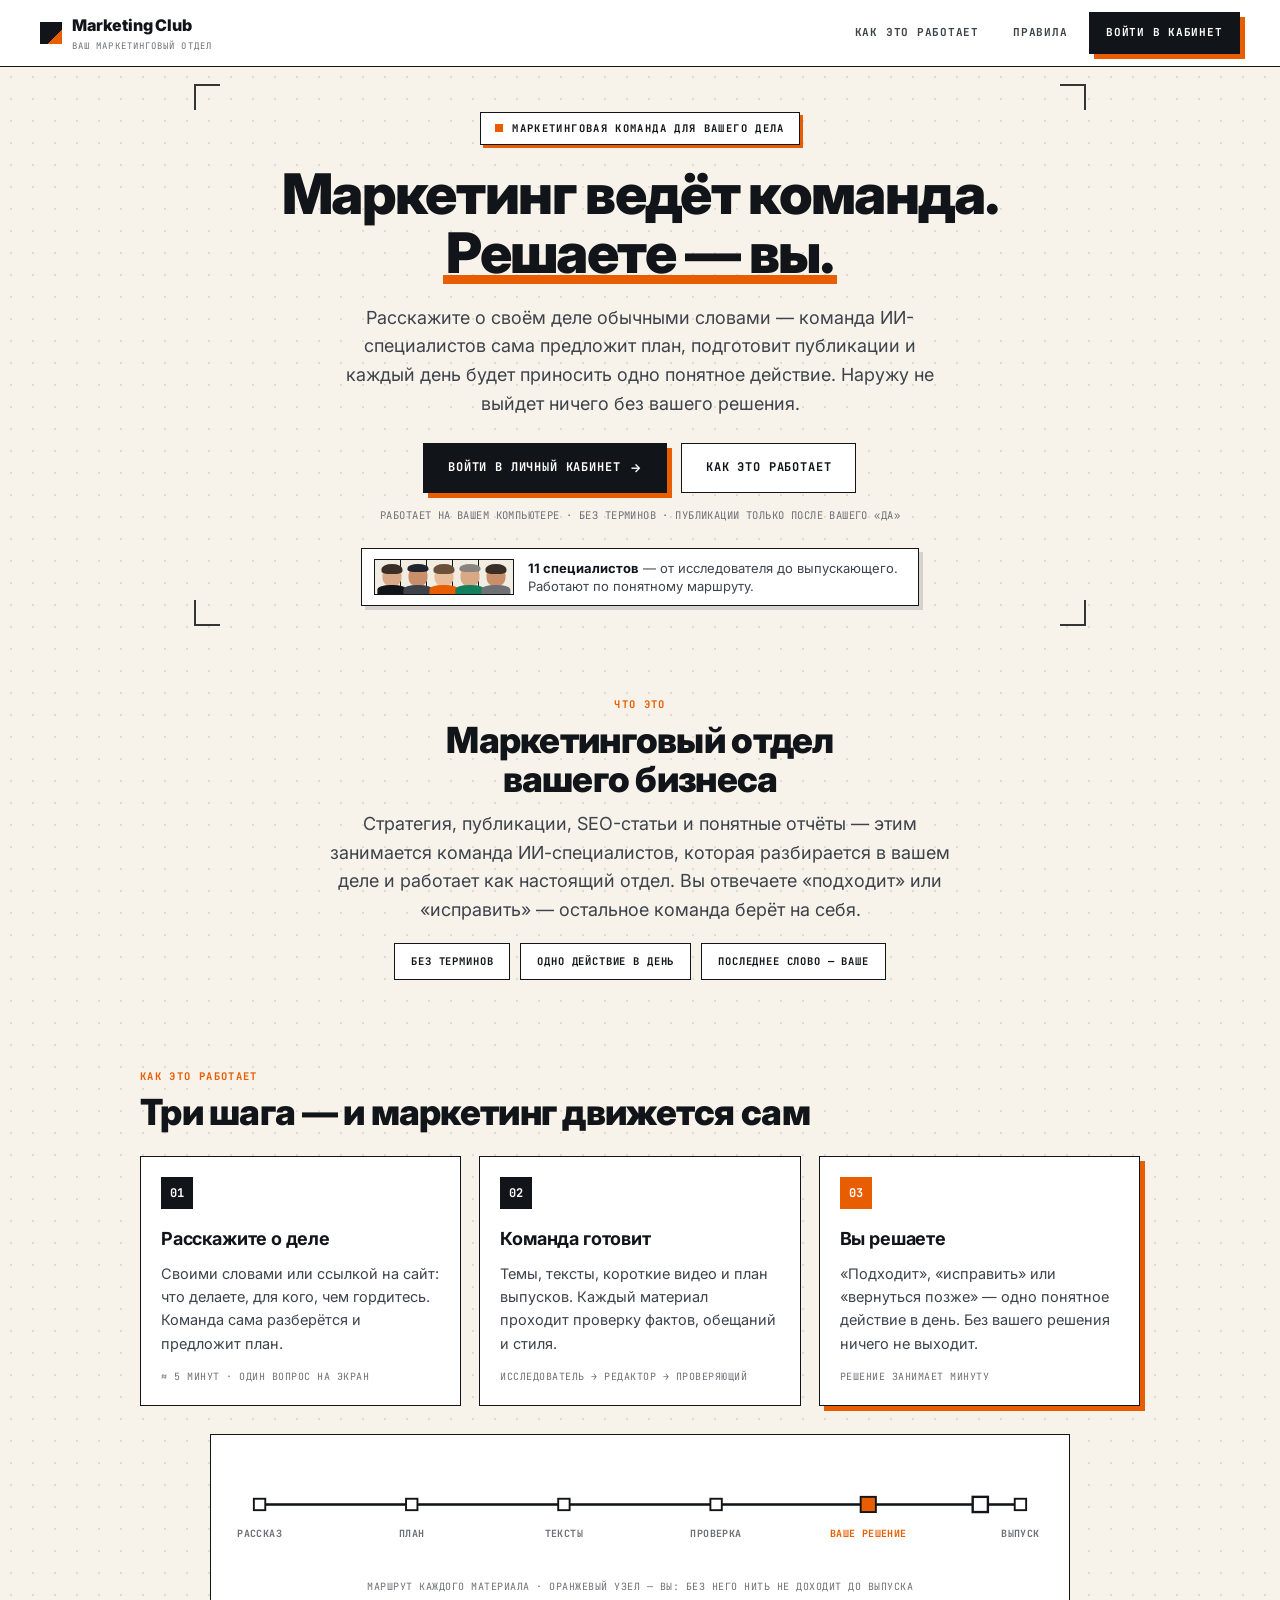
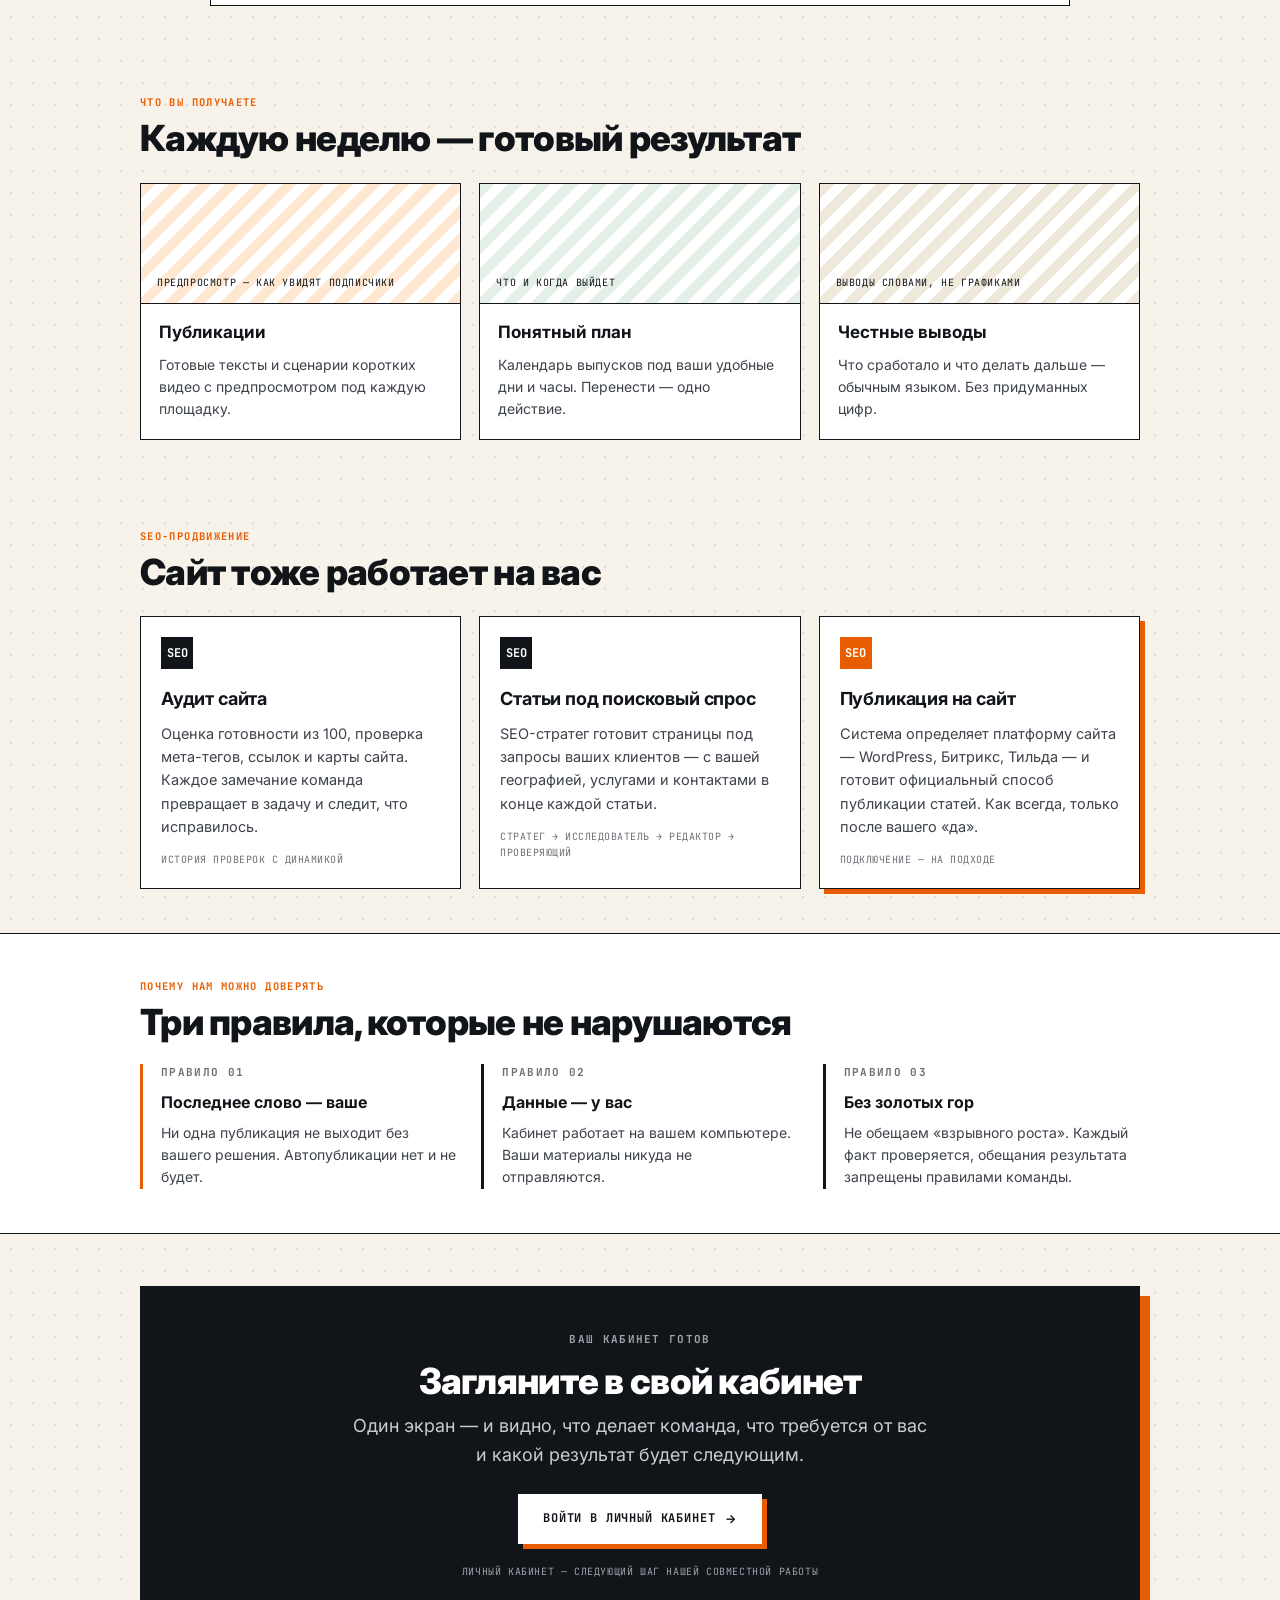
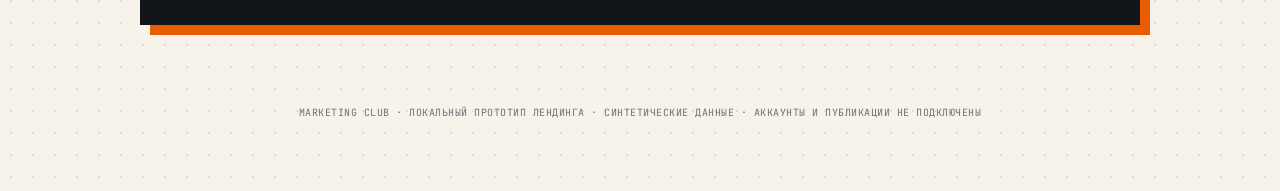
<file: index.html>
<!doctype html>
<html lang="ru">
<head>
<meta charset="utf-8">
<meta name="viewport" content="width=device-width, initial-scale=1">
<title>Marketing Club — маркетинг ведёт команда, решаете вы</title>
<!-- Внешний ресурс — только Google Fonts (Inter + JetBrains Mono, как в референсе стиля);
     при отсутствии сети страница падает на системные шрифты. -->
<link rel="preconnect" href="https://fonts.googleapis.com">
<link rel="preconnect" href="https://fonts.gstatic.com" crossorigin>
<link href="https://fonts.googleapis.com/css2?family=Inter:wght@400;600;850&family=JetBrains+Mono:wght@500;700&display=swap" rel="stylesheet">
<style>
/* ============ «Инженерный бланк» — стиль кабинета (реф. lazyweb.com/growth-score) ============ */
:root {
  --bg: #F7F3EA;
  --panel: #FFFFFF;
  --panel-2: #F1EDE2;
  --ink: #111418;
  --ink-2: #3E434B;
  --ink-3: #6E7076;
  --line: #D9D3C4;
  --human: #E85D00;
  --human-soft: #FFE8D2;
  --ok: #12805C;
  --sans: 'Inter', -apple-system, BlinkMacSystemFont, 'Segoe UI', sans-serif;
  --mono: 'JetBrains Mono', ui-monospace, 'SF Mono', Menlo, monospace;
  --dur: .18s;
}
* { box-sizing: border-box; }
html { scroll-behavior: smooth; }
body {
  margin: 0; font: 16px/1.6 var(--sans); color: var(--ink);
  background:
    radial-gradient(rgba(17, 20, 24, 0.10) 1px, transparent 1.3px) 0 0 / 22px 22px,
    var(--bg);
  overflow-x: hidden; -webkit-font-smoothing: antialiased;
}
::selection { background: var(--human-soft); }
:focus-visible { outline: 2.5px solid var(--human); outline-offset: 3px; }
button, a.btn { cursor: pointer; }

.caps { font-family: var(--mono); font-size: 11px; font-weight: 700; letter-spacing: .12em; text-transform: uppercase; color: var(--ink-3); }

/* ============ шапка-бланк ============ */
.topbar {
  position: fixed; top: 0; left: 0; right: 0; z-index: 40;
  display: flex; align-items: center; gap: 10px;
  padding: 12px clamp(16px, 4vw, 40px);
  background: var(--panel);
  border-bottom: 1.5px solid var(--ink);
}
.logo { display: flex; align-items: center; gap: 10px; text-decoration: none; color: var(--ink); }
.logo .mark { width: 22px; height: 22px; background: linear-gradient(135deg, var(--ink) 0 68%, var(--human) 68%); flex: none; }
.logo b { font-weight: 850; font-size: 16px; letter-spacing: -0.01em; }
.logo .sub { font-family: var(--mono); font-size: 9px; letter-spacing: .12em; text-transform: uppercase; color: var(--ink-3); display: block; margin-top: 1px; }
.topbar .spacer { flex: 1; }
.toplink { font-family: var(--mono); font-size: 11px; font-weight: 700; letter-spacing: .07em; text-transform: uppercase; color: var(--ink-2); text-decoration: none; padding: 10px 12px; }
.toplink:hover { color: var(--ink); text-decoration: underline; text-underline-offset: 4px; }

/* ============ кнопки — печатные клавиши ============ */
.btn {
  display: inline-flex; align-items: center; justify-content: center; gap: 10px;
  min-height: 50px; padding: 14px 24px;
  border: 1.5px solid var(--ink); background: var(--panel); color: var(--ink);
  font-family: var(--mono); font-size: 12px; font-weight: 700; letter-spacing: .07em; text-transform: uppercase;
  text-decoration: none;
  transition: transform var(--dur) ease, box-shadow var(--dur) ease;
  will-change: transform;
}
.btn--cta { background: var(--ink); color: #fff; box-shadow: 5px 5px 0 0 var(--human); }
.btn--cta:hover { transform: translate(-2px, -2px); box-shadow: 7px 7px 0 0 var(--human); }
.btn--cta:active { transform: translate(2px, 2px); box-shadow: 0 0 0 0 var(--human); }
.btn--ghost:hover { transform: translate(-1px, -1px); box-shadow: 3px 3px 0 0 rgba(17, 20, 24, .25); }
.btn--small { min-height: 42px; padding: 9px 16px; font-size: 11px; }
.arrow { transition: transform var(--dur); font-family: var(--sans); }
.btn:hover .arrow { transform: translateX(4px); }

/* ============ герой ============ */
.hero { position: relative; padding: 112px 24px 46px; }
.hero__inner { max-width: 880px; margin: 0 auto; text-align: center; position: relative; }
/* чертёжные углы-метки по краям героя */
.corner { position: absolute; width: 26px; height: 26px; border: 2.5px solid var(--ink); opacity: .85; }
.corner--tl { top: -28px; left: -6px; border-right: 0; border-bottom: 0; }
.corner--tr { top: -28px; right: -6px; border-left: 0; border-bottom: 0; }
.corner--bl { bottom: -20px; left: -6px; border-right: 0; border-top: 0; }
.corner--br { bottom: -20px; right: -6px; border-left: 0; border-top: 0; }
.eyebrow {
  display: inline-flex; align-items: center; gap: 9px;
  font-family: var(--mono); font-size: 10.5px; font-weight: 700; letter-spacing: .13em; text-transform: uppercase;
  color: var(--ink); background: var(--panel); border: 1.5px solid var(--ink);
  padding: 7px 14px; margin-bottom: 20px; box-shadow: 3px 3px 0 0 var(--human);
}
.eyebrow .dot { width: 8px; height: 8px; background: var(--human); animation: pulse 2s ease-in-out infinite; }
@keyframes pulse { 50% { opacity: .3; } }
h1 {
  font-weight: 850; font-size: clamp(26px, 4.6vw, 56px); line-height: 1.06; letter-spacing: -0.03em;
  margin: 0 0 20px;
}
h1 .l1 { display: block; white-space: nowrap; }
h1 .w { display: inline-block; opacity: 0; transform: translateY(24px); }
.loaded h1 .w { opacity: 1; transform: none; transition: opacity .6s ease, transform .6s cubic-bezier(.2,.7,.2,1); }
h1 em { font-style: normal; position: relative; white-space: nowrap; }
h1 em::after { content: ''; position: absolute; left: -1%; right: -1%; bottom: .05em; height: .16em;
  background: var(--human); z-index: -1; transform: scaleX(0); transform-origin: left; }
.loaded h1 em::after { transform: scaleX(1); transition: transform .7s cubic-bezier(.2,.7,.2,1) .9s; }
.hero__sub { font-size: clamp(15px, 1.9vw, 18px); color: var(--ink-2); max-width: 600px; margin: 0 auto 24px; }
.hero__sub, .hero__cta, .hero__note, .crewline { opacity: 0; transform: translateY(16px); }
.loaded .hero__sub { opacity: 1; transform: none; transition: all .6s ease .5s; }
.loaded .hero__cta { opacity: 1; transform: none; transition: all .6s ease .7s; }
.loaded .hero__note { opacity: 1; transform: none; transition: all .6s ease .9s; }
.loaded .crewline { opacity: 1; transform: none; transition: all .6s ease 1.05s; }
.hero__cta { display: flex; gap: 14px; justify-content: center; flex-wrap: wrap; }
.hero__note { margin-top: 14px; font-family: var(--mono); font-size: 10.5px; letter-spacing: .04em; text-transform: uppercase; color: var(--ink-3); }

/* лента команды — бланк со штампом */
.crewline { display: flex; justify-content: center; margin-top: 24px; }
.crewline__box { display: inline-flex; align-items: center; gap: 14px; background: var(--panel);
  border: 1.5px solid var(--ink); padding: 10px 20px 10px 12px; box-shadow: 4px 4px 0 0 rgba(17, 20, 24, .14); }
.pts { display: flex; }
.pt { position: relative; display: inline-block; width: 36px; height: 36px; overflow: hidden;
  background: var(--panel-2); border: 1.5px solid var(--ink); margin-left: -10px; }
.pt:first-child { margin-left: 0; }
.pt i { position: absolute; }
.pt .head { left: 50%; top: 20%; width: 56%; height: 56%; transform: translateX(-50%); border-radius: 46% 46% 42% 42%; z-index: 2; }
.pt .hair { left: 50%; top: 12%; width: 62%; height: 30%; transform: translateX(-50%); border-radius: 50% 50% 30% 30%; z-index: 3; }
.pt .shirt { left: 50%; bottom: -4%; width: 86%; height: 30%; transform: translateX(-50%); border-radius: 46% 46% 0 0; z-index: 4; }
.crewline__txt { font-size: 13px; color: var(--ink-2); text-align: left; line-height: 1.4; }
.crewline__txt b { color: var(--ink); font-weight: 700; }

/* ============ секции ============ */
section { position: relative; padding: 44px 24px; }
.wrap { max-width: 1000px; margin: 0 auto; }
.sec-eyebrow { font-family: var(--mono); font-size: 10.5px; font-weight: 700; letter-spacing: .13em; text-transform: uppercase; color: var(--human); margin-bottom: 8px; }
h2 { font-weight: 850; font-size: clamp(24px, 3.6vw, 36px); line-height: 1.1; letter-spacing: -0.02em; margin: 0 0 10px; }
.lead { font-size: clamp(15px, 1.9vw, 18px); color: var(--ink-2); max-width: 640px; }

.rv { opacity: 0; transform: translateY(26px); }
.rv.in { opacity: 1; transform: none; transition: opacity .6s ease, transform .6s cubic-bezier(.2,.7,.2,1); }
.rv-stagger > * { opacity: 0; transform: translateY(22px); }
.rv-stagger.in > * { opacity: 1; transform: none; transition: opacity .55s ease, transform .55s cubic-bezier(.2,.7,.2,1); }
.rv-stagger.in > *:nth-child(2) { transition-delay: .1s; }
.rv-stagger.in > *:nth-child(3) { transition-delay: .2s; }
.rv-stagger.in > *:nth-child(4) { transition-delay: .3s; }

/* ============ «что это» ============ */
.about { text-align: center; }
.about .lead { margin: 0 auto; }
.about-chips { display: flex; gap: 10px; justify-content: center; flex-wrap: wrap; margin-top: 18px; }
.chip { font-family: var(--mono); font-size: 10.5px; font-weight: 700; letter-spacing: .08em; text-transform: uppercase;
  color: var(--ink); background: var(--panel); border: 1.5px solid var(--ink); padding: 9px 16px; }

/* ============ шаги ============ */
.steps { margin-top: 24px; display: grid; grid-template-columns: repeat(3, 1fr); gap: 18px; }
.step {
  position: relative; background: var(--panel); border: 1.5px solid var(--ink); padding: 20px 20px;
  transition: transform var(--dur) ease, box-shadow var(--dur) ease;
}
.step:hover { transform: translate(-2px, -2px); box-shadow: 5px 5px 0 0 rgba(17, 20, 24, .18); }
.step__n { font-family: var(--mono); font-size: 12px; font-weight: 700; color: #fff; background: var(--ink);
  width: 32px; height: 32px; display: inline-flex; align-items: center; justify-content: center; margin-bottom: 16px; }
.step:nth-child(3) .step__n { background: var(--human); box-shadow: none; }
.step h3 { font-size: 18px; font-weight: 700; margin: 0 0 8px; letter-spacing: -0.01em; }
.step p { margin: 0; color: var(--ink-2); font-size: 14.5px; }
.step .who { margin-top: 14px; font-family: var(--mono); font-size: 10px; letter-spacing: .05em; text-transform: uppercase; color: var(--ink-3); }
.step--you { box-shadow: 5px 5px 0 0 var(--human); }
.step--you:hover { box-shadow: 7px 7px 0 0 var(--human); }

/* нить маршрута — чертёж */
.thread { margin: 28px auto 0; max-width: 860px; background: var(--panel); border: 1.5px solid var(--ink); padding: 20px 20px 10px; }
.thread svg { width: 100%; height: auto; display: block; overflow: visible; }
.thread .line { stroke: var(--line); stroke-width: 2.5; fill: none; }
.thread .line-fill { stroke: var(--ink); stroke-width: 2.5; fill: none; stroke-dasharray: 1; stroke-dashoffset: 1; }
.thread.in .line-fill { animation: draw 2.2s cubic-bezier(.4,0,.2,1) forwards; }
@keyframes draw { to { stroke-dashoffset: 0; } }
.thread .spark { opacity: 0; }
.thread.in .spark { opacity: 1; animation: sparkOn 2.2s step-end forwards; }
@keyframes sparkOn { from { opacity: 1; } }
.thread .node { fill: var(--panel); stroke: var(--ink); stroke-width: 2; }
.thread .node--you { fill: var(--human); stroke: var(--ink); }
.thread text { font: 700 10.5px var(--mono); letter-spacing: .04em; fill: var(--ink-3); text-transform: uppercase; }
.thread .lbl--you { fill: var(--human); }
.thread__cap { text-align: center; font-family: var(--mono); font-size: 10px; letter-spacing: .05em; text-transform: uppercase; color: var(--ink-3); margin-top: 14px; }

/* ============ что получаете ============ */
.gets { display: grid; grid-template-columns: repeat(3, 1fr); gap: 18px; margin-top: 24px; }
.get { background: var(--panel); border: 1.5px solid var(--ink); overflow: hidden;
  transition: transform var(--dur) ease, box-shadow var(--dur) ease; }
.get:hover { transform: translate(-2px, -2px); box-shadow: 5px 5px 0 0 rgba(17, 20, 24, .18); }
.get__pic { height: 120px; display: flex; align-items: flex-end; padding: 12px 16px; border-bottom: 1.5px solid var(--ink);
  font-family: var(--mono); font-size: 10px; letter-spacing: .06em; text-transform: uppercase; color: var(--ink);
  background: repeating-linear-gradient(135deg, var(--panel-2) 0 10px, var(--panel) 10px 20px); }
.get:nth-child(1) .get__pic { background: repeating-linear-gradient(135deg, var(--human-soft) 0 10px, var(--panel) 10px 20px); }
.get:nth-child(2) .get__pic { background: repeating-linear-gradient(135deg, #E4EFE7 0 10px, var(--panel) 10px 20px); }
.get:nth-child(3) .get__pic { background: repeating-linear-gradient(135deg, #EFE9DB 0 10px, var(--panel) 10px 20px); }
.get__body { padding: 15px 18px 18px; }
.get h3 { margin: 0 0 8px; font-size: 17px; font-weight: 700; }
.get p { margin: 0; color: var(--ink-2); font-size: 14px; }

/* ============ честные правила ============ */
.honest { background: var(--panel); border-top: 1.5px solid var(--ink); border-bottom: 1.5px solid var(--ink); }
.honest-grid { display: grid; grid-template-columns: repeat(3, 1fr); gap: 24px; margin-top: 22px; }
.hn { border-left: 3px solid var(--ink); padding-left: 18px; }
.hn:nth-child(1) { border-color: var(--human); }
.hn h3 { margin: 0 0 6px; font-size: 16px; font-weight: 700; }
.hn p { margin: 0; color: var(--ink-2); font-size: 14px; }
.hn .caps { display: block; margin-bottom: 8px; }

/* ============ финальный CTA — чёрный бланк ============ */
.final { padding: 52px 24px 60px; }
.final__panel {
  position: relative; text-align: center;
  background: var(--ink); color: #fff;
  border: 1.5px solid var(--ink);
  padding: 44px 28px;
  box-shadow: 10px 10px 0 0 var(--human);
}
.final h2 { color: #fff; }
.final .lead { color: #C9CCD2; margin: 0 auto 24px; }
.final .caps { color: #9FA3AB; margin-bottom: 14px; display: block; }
.final .btn--cta { background: #fff; color: var(--ink); border-color: #fff; box-shadow: 5px 5px 0 0 var(--human); }
.final__foot { margin-top: 20px; font-family: var(--mono); font-size: 10px; letter-spacing: .06em; text-transform: uppercase; color: #9FA3AB; }

footer { padding: 20px 24px 70px; text-align: center; font-family: var(--mono); font-size: 10px; letter-spacing: .05em; text-transform: uppercase; color: var(--ink-3); }

.mobile-cta { display: none; }

/* ============ адаптив ============ */
@media (max-width: 900px) {
  .steps, .gets, .honest-grid { grid-template-columns: 1fr; }
  .hero { padding: 100px 18px 40px; }
  section { padding: 36px 18px; }
  .toplink { display: none; }
  .corner { display: none; }
}
@media (max-width: 560px) {
  .topbar { padding: 10px 14px; }
  .logo .sub { display: none; }
  .hero__cta .btn { width: 100%; }
  .thread { display: none; }
  .final__panel { padding: 48px 20px; box-shadow: 7px 7px 0 0 var(--human); }
  .mobile-cta { display: block; position: fixed; left: 12px; right: 12px; z-index: 45;
    bottom: calc(12px + env(safe-area-inset-bottom)); opacity: 0; transform: translateY(70px); pointer-events: none;
    transition: opacity .25s ease, transform .25s ease; }
  .mobile-cta.show { opacity: 1; transform: none; pointer-events: auto; }
  .mobile-cta .btn { width: 100%; }
  footer { padding-bottom: 120px; }
}

@media (prefers-reduced-motion: reduce) {
  *, *::before, *::after { animation: none !important; transition: none !important; }
  html { scroll-behavior: auto; }
  h1 .w, .hero__sub, .hero__cta, .hero__note, .crewline, .rv, .rv-stagger > * { opacity: 1 !important; transform: none !important; }
  .thread .line-fill { stroke-dashoffset: 0 !important; }
  .thread .spark { opacity: 1 !important; }
}
</style>
</head>
<body>

<header class="topbar">
  <a class="logo" href="#top"><span class="mark"></span><span><b>Marketing Club</b><span class="sub">ваш маркетинговый отдел</span></span></a>
  <span class="spacer"></span>
  <a class="toplink" href="#how">Как это работает</a>
  <a class="toplink" href="#honest">Правила</a>
  <a class="btn btn--cta btn--small" href="cabinet.html?v=4">Войти в кабинет</a>
</header>

<main id="top">
  <!-- ГЕРОЙ -->
  <section class="hero" aria-label="Главное">
    <div class="hero__inner">
      <span class="corner corner--tl" aria-hidden="true"></span>
      <span class="corner corner--tr" aria-hidden="true"></span>
      <span class="corner corner--bl" aria-hidden="true"></span>
      <span class="corner corner--br" aria-hidden="true"></span>
      <span class="eyebrow"><span class="dot"></span>Маркетинговая команда для вашего дела</span>
      <h1 id="kinetic"><span class="l1">Маркетинг ведёт команда.</span> <em>Решаете&nbsp;— вы.</em></h1>
      <p class="hero__sub">Расскажите о своём деле обычными словами — команда ИИ-специалистов сама предложит план,
        подготовит публикации и каждый день будет приносить одно понятное действие. Наружу не выйдет ничего без вашего решения.</p>
      <div class="hero__cta">
        <a class="btn btn--cta" href="cabinet.html?v=4">Войти в личный кабинет <span class="arrow">→</span></a>
        <a class="btn btn--ghost" href="#how">Как это работает</a>
      </div>
      <p class="hero__note">Работает на вашем компьютере · без терминов · публикации только после вашего «да»</p>
      <div class="crewline">
        <div class="crewline__box">
          <span class="pts" id="crew" aria-hidden="true"></span>
          <span class="crewline__txt"><b>11 специалистов</b> — от исследователя до выпускающего.<br>Работают по понятному маршруту.</span>
        </div>
      </div>
    </div>
  </section>

  <!-- ЧТО ЭТО -->
  <section class="about" aria-label="Что это">
    <div class="wrap rv">
      <div class="sec-eyebrow">Что это</div>
      <h2>Маркетинговый отдел<br>вашего бизнеса</h2>
      <p class="lead">Стратегия, публикации, SEO-статьи и понятные отчёты — этим занимается команда
        ИИ-специалистов, которая разбирается в вашем деле и работает как настоящий отдел.
        Вы отвечаете «подходит» или «исправить» — остальное команда берёт на себя.</p>
      <div class="about-chips rv-stagger">
        <span class="chip">Без терминов</span>
        <span class="chip">Одно действие в день</span>
        <span class="chip">Последнее слово — ваше</span>
      </div>
    </div>
  </section>

  <!-- КАК РАБОТАЕТ -->
  <section id="how" aria-label="Как это работает">
    <div class="wrap">
      <div class="rv">
        <div class="sec-eyebrow">Как это работает</div>
        <h2>Три шага — и маркетинг движется сам</h2>
      </div>
      <div class="steps rv-stagger">
        <div class="step">
          <span class="step__n">01</span>
          <h3>Расскажите о деле</h3>
          <p>Своими словами или ссылкой на сайт: что делаете, для кого, чем гордитесь. Команда сама разберётся и предложит план.</p>
          <div class="who">≈ 5 минут · один вопрос на экран</div>
        </div>
        <div class="step">
          <span class="step__n">02</span>
          <h3>Команда готовит</h3>
          <p>Темы, тексты, короткие видео и план выпусков. Каждый материал проходит проверку фактов, обещаний и стиля.</p>
          <div class="who">исследователь → редактор → проверяющий</div>
        </div>
        <div class="step step--you">
          <span class="step__n">03</span>
          <h3>Вы решаете</h3>
          <p>«Подходит», «исправить» или «вернуться позже» — одно понятное действие в день. Без вашего решения ничего не выходит.</p>
          <div class="who">решение занимает минуту</div>
        </div>
      </div>

      <div class="thread rv" id="thread" aria-hidden="true">
        <svg viewBox="0 0 860 116">
          <path class="line" d="M30 52 H830" pathLength="1"/>
          <path class="line-fill" d="M30 52 H830" pathLength="1"/>
          <rect class="spark" x="-8" y="-8" width="16" height="16" fill="#fff" stroke="#111418" stroke-width="2.5">
            <animateMotion dur="2.2s" fill="freeze" path="M30 52 H830" calcMode="spline" keySplines="0.4 0 0.2 1" keyTimes="0;1" keyPoints="0;1"/>
          </rect>
          <g>
            <rect class="node" x="24" y="46" width="12" height="12"/><text x="30" y="86" text-anchor="middle">рассказ</text>
            <rect class="node" x="184" y="46" width="12" height="12"/><text x="190" y="86" text-anchor="middle">план</text>
            <rect class="node" x="344" y="46" width="12" height="12"/><text x="350" y="86" text-anchor="middle">тексты</text>
            <rect class="node" x="504" y="46" width="12" height="12"/><text x="510" y="86" text-anchor="middle">проверка</text>
            <rect class="node node--you" x="662" y="44" width="16" height="16"/><text class="lbl--you" x="670" y="86" text-anchor="middle">ваше решение</text>
            <rect class="node" x="824" y="46" width="12" height="12"/><text x="830" y="86" text-anchor="middle">выпуск</text>
          </g>
        </svg>
        <div class="thread__cap">Маршрут каждого материала · оранжевый узел — вы: без него нить не доходит до выпуска</div>
      </div>
    </div>
  </section>

  <!-- ЧТО ПОЛУЧАЕТЕ -->
  <section aria-label="Что вы получаете">
    <div class="wrap">
      <div class="rv">
        <div class="sec-eyebrow">Что вы получаете</div>
        <h2>Каждую неделю — готовый результат</h2>
      </div>
      <div class="gets rv-stagger">
        <article class="get">
          <div class="get__pic">Предпросмотр — как увидят подписчики</div>
          <div class="get__body">
            <h3>Публикации</h3>
            <p>Готовые тексты и сценарии коротких видео с предпросмотром под каждую площадку.</p>
          </div>
        </article>
        <article class="get">
          <div class="get__pic">Что и когда выйдет</div>
          <div class="get__body">
            <h3>Понятный план</h3>
            <p>Календарь выпусков под ваши удобные дни и часы. Перенести — одно действие.</p>
          </div>
        </article>
        <article class="get">
          <div class="get__pic">Выводы словами, не графиками</div>
          <div class="get__body">
            <h3>Честные выводы</h3>
            <p>Что сработало и что делать дальше — обычным языком. Без придуманных цифр.</p>
          </div>
        </article>
      </div>
    </div>
  </section>

  <!-- SEO-ПРОДВИЖЕНИЕ -->
  <section aria-label="SEO-продвижение">
    <div class="wrap">
      <div class="rv">
        <div class="sec-eyebrow">SEO-продвижение</div>
        <h2>Сайт тоже работает на вас</h2>
      </div>
      <div class="steps rv-stagger">
        <div class="step">
          <span class="step__n">SEO</span>
          <h3>Аудит сайта</h3>
          <p>Оценка готовности из 100, проверка мета-тегов, ссылок и карты сайта. Каждое замечание команда превращает в задачу и следит, что исправилось.</p>
          <div class="who">история проверок с динамикой</div>
        </div>
        <div class="step">
          <span class="step__n">SEO</span>
          <h3>Статьи под поисковый спрос</h3>
          <p>SEO-стратег готовит страницы под запросы ваших клиентов — с вашей географией, услугами и контактами в конце каждой статьи.</p>
          <div class="who">стратег → исследователь → редактор → проверяющий</div>
        </div>
        <div class="step step--you">
          <span class="step__n">SEO</span>
          <h3>Публикация на сайт</h3>
          <p>Система определяет платформу сайта — WordPress, Битрикс, Тильда — и готовит официальный способ публикации статей. Как всегда, только после вашего «да».</p>
          <div class="who">подключение — на подходе</div>
        </div>
      </div>
    </div>
  </section>

  <!-- ЧЕСТНЫЕ ПРАВИЛА -->
  <section class="honest" id="honest" aria-label="Честные правила">
    <div class="wrap">
      <div class="rv">
        <div class="sec-eyebrow">Почему нам можно доверять</div>
        <h2>Три правила, которые не нарушаются</h2>
      </div>
      <div class="honest-grid rv-stagger">
        <div class="hn">
          <span class="caps">Правило 01</span>
          <h3>Последнее слово — ваше</h3>
          <p>Ни одна публикация не выходит без вашего решения. Автопубликации нет и не будет.</p>
        </div>
        <div class="hn">
          <span class="caps">Правило 02</span>
          <h3>Данные — у вас</h3>
          <p>Кабинет работает на вашем компьютере. Ваши материалы никуда не отправляются.</p>
        </div>
        <div class="hn">
          <span class="caps">Правило 03</span>
          <h3>Без золотых гор</h3>
          <p>Не обещаем «взрывного роста». Каждый факт проверяется, обещания результата запрещены правилами команды.</p>
        </div>
      </div>
    </div>
  </section>

  <!-- ФИНАЛЬНЫЙ CTA -->
  <section class="final" aria-label="Вход">
    <div class="wrap rv">
      <div class="final__panel">
        <span class="caps">Ваш кабинет готов</span>
        <h2>Загляните в свой кабинет</h2>
        <p class="lead">Один экран — и видно, что делает команда, что требуется от вас<br>и какой результат будет следующим.</p>
        <a class="btn btn--cta" href="cabinet.html?v=4">Войти в личный кабинет <span class="arrow">→</span></a>
        <div class="final__foot">Личный кабинет — следующий шаг нашей совместной работы</div>
      </div>
    </div>
  </section>
</main>

<footer>
  Marketing Club · локальный прототип лендинга · синтетические данные · аккаунты и публикации не подключены
</footer>

<div class="mobile-cta" id="mobileCta">
  <a class="btn btn--cta" href="cabinet.html?v=4">Войти в личный кабинет <span class="arrow">→</span></a>
</div>

<script>
(function () {
'use strict';
var REDUCED = window.matchMedia('(prefers-reduced-motion: reduce)').matches;

/* кинетический заголовок */
var h1 = document.getElementById('kinetic');
(function splitWords(node) {
  [].slice.call(node.childNodes).forEach(function (ch) {
    if (ch.nodeType === 3) {
      var frag = document.createDocumentFragment();
      ch.textContent.split(/\s+/).forEach(function (w, i, arr) {
        if (!w) return;
        var s = document.createElement('span');
        s.className = 'w'; s.textContent = w;
        frag.appendChild(s);
        if (i < arr.length - 1) frag.appendChild(document.createTextNode(' '));
      });
      node.replaceChild(frag, ch);
    } else if (ch.nodeType === 1) splitWords(ch);
  });
})(h1);
h1.querySelectorAll('.w').forEach(function (w, i) { w.style.transitionDelay = (0.1 + i * 0.08) + 's'; });
requestAnimationFrame(function () { requestAnimationFrame(function () { document.body.classList.add('loaded'); }); });

/* портреты команды */
var SKINS = ['#d9a884', '#c98f6b', '#e8bd9a'];
var HAIRS = ['#3a2e26', '#20242e', '#6b503a', '#8a8480'];
var SHIRTS = ['#111418', '#3E434B', '#E85D00', '#12805C', '#6E7076'];
var crew = document.getElementById('crew');
for (var i = 0; i < 5; i++) {
  var pt = document.createElement('span'); pt.className = 'pt';
  var head = document.createElement('i'); head.className = 'head'; head.style.background = SKINS[i % 3];
  var hair = document.createElement('i'); hair.className = 'hair'; hair.style.background = HAIRS[i % 4];
  if (i % 2) hair.style.height = '24%';
  var shirt = document.createElement('i'); shirt.className = 'shirt'; shirt.style.background = SHIRTS[i % 5];
  pt.appendChild(head); pt.appendChild(hair); pt.appendChild(shirt);
  crew.appendChild(pt);
}

/* появление секций */
var io = new IntersectionObserver(function (entries) {
  entries.forEach(function (e) {
    if (e.isIntersecting) { e.target.classList.add('in'); io.unobserve(e.target); }
  });
}, { threshold: 0.18 });
document.querySelectorAll('.rv, .rv-stagger, .thread').forEach(function (el) { io.observe(el); });

/* магнитная главная кнопка (мышь) */
if (!REDUCED && window.matchMedia('(pointer:fine)').matches) {
  document.querySelectorAll('.btn--cta').forEach(function (btn) {
    btn.addEventListener('mousemove', function (e) {
      var r = btn.getBoundingClientRect();
      var dx = (e.clientX - r.left - r.width / 2) / r.width;
      var dy = (e.clientY - r.top - r.height / 2) / r.height;
      btn.style.transform = 'translate(' + (dx * 5 - 2) + 'px,' + (dy * 5 - 2) + 'px)';
    });
    btn.addEventListener('mouseleave', function () { btn.style.transform = ''; });
  });
}

/* закреплённая мобильная кнопка */
var mobileCta = document.getElementById('mobileCta');
var hero = document.querySelector('.hero');
function updateMobileCta() {
  mobileCta.classList.toggle('show', window.scrollY > hero.offsetHeight * 0.75);
}
window.addEventListener('scroll', updateMobileCta, { passive: true });
updateMobileCta();
})();
</script>
</body>
</html>
</file>
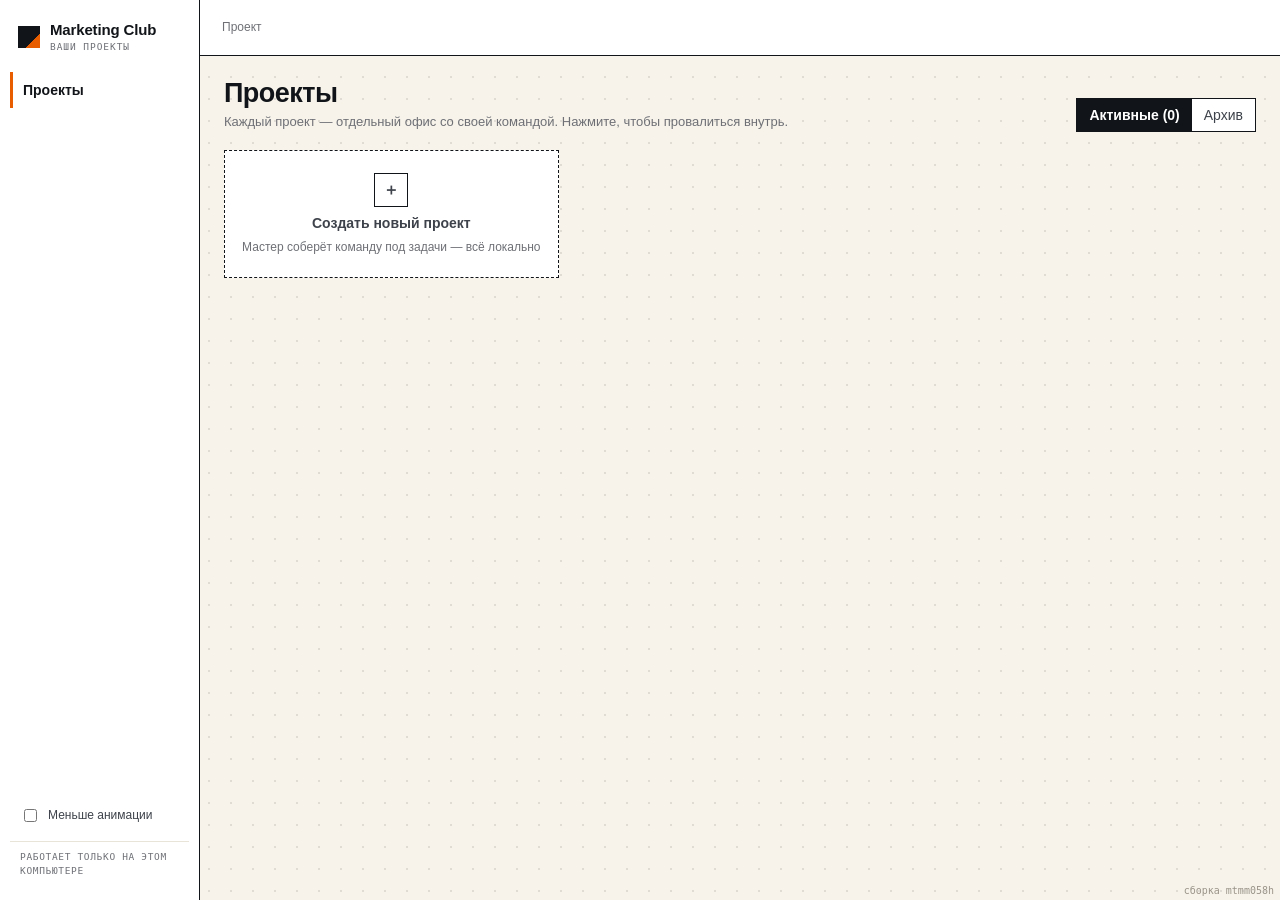
<file: cabinet/b/mtmm058h/index.html>
<!doctype html>
<html lang="ru">
<head>
<meta charset="utf-8">
<meta name="viewport" content="width=device-width, initial-scale=1">
<title>Marketing Club — кабинет (в браузере)</title>
<link rel="stylesheet" href="./dashboard/web/styles.css?v=mtmm058h">
<link rel="stylesheet" href="./dashboard/web/css/ux.css?v=mtmm058h">
<link rel="stylesheet" href="./dashboard/web/css/today-approvals.css?v=mtmm058h">
<link rel="stylesheet" href="./dashboard/web/css/content-calendar.css?v=mtmm058h">
<link rel="stylesheet" href="./dashboard/web/css/campaigns-settings.css?v=mtmm058h">
<link rel="stylesheet" href="./dashboard/web/css/team-studio.css?v=mtmm058h">
<link rel="stylesheet" href="./dashboard/web/css/premium-skin.css?v=mtmm058h">
<link rel="icon" href="data:image/svg+xml,%3Csvg xmlns='http://www.w3.org/2000/svg' viewBox='0 0 32 32'%3E%3Ccircle cx='16' cy='16' r='14' fill='%23254F86'/%3E%3Ccircle cx='16' cy='16' r='5' fill='%23FFFEFB'/%3E%3C/svg%3E">
</head>
<body>
<div id="app" class="app">
  <aside class="nav" aria-label="Разделы"></aside>
  <header class="topbar"></header>
  <main class="main" id="main"></main>
</div>
<div id="tooltip" class="tooltip" role="status" aria-live="polite" hidden></div>
<div id="toasts" class="toasts" aria-live="polite"></div>
<script type="module" src="./dashboard/web/app.js?v=mtmm058h"></script>
<div style="position:fixed;right:6px;bottom:4px;z-index:99;font:10px ui-monospace,monospace;color:#9a948a;pointer-events:none">сборка mtmm058h</div></body>
</html>
</file>
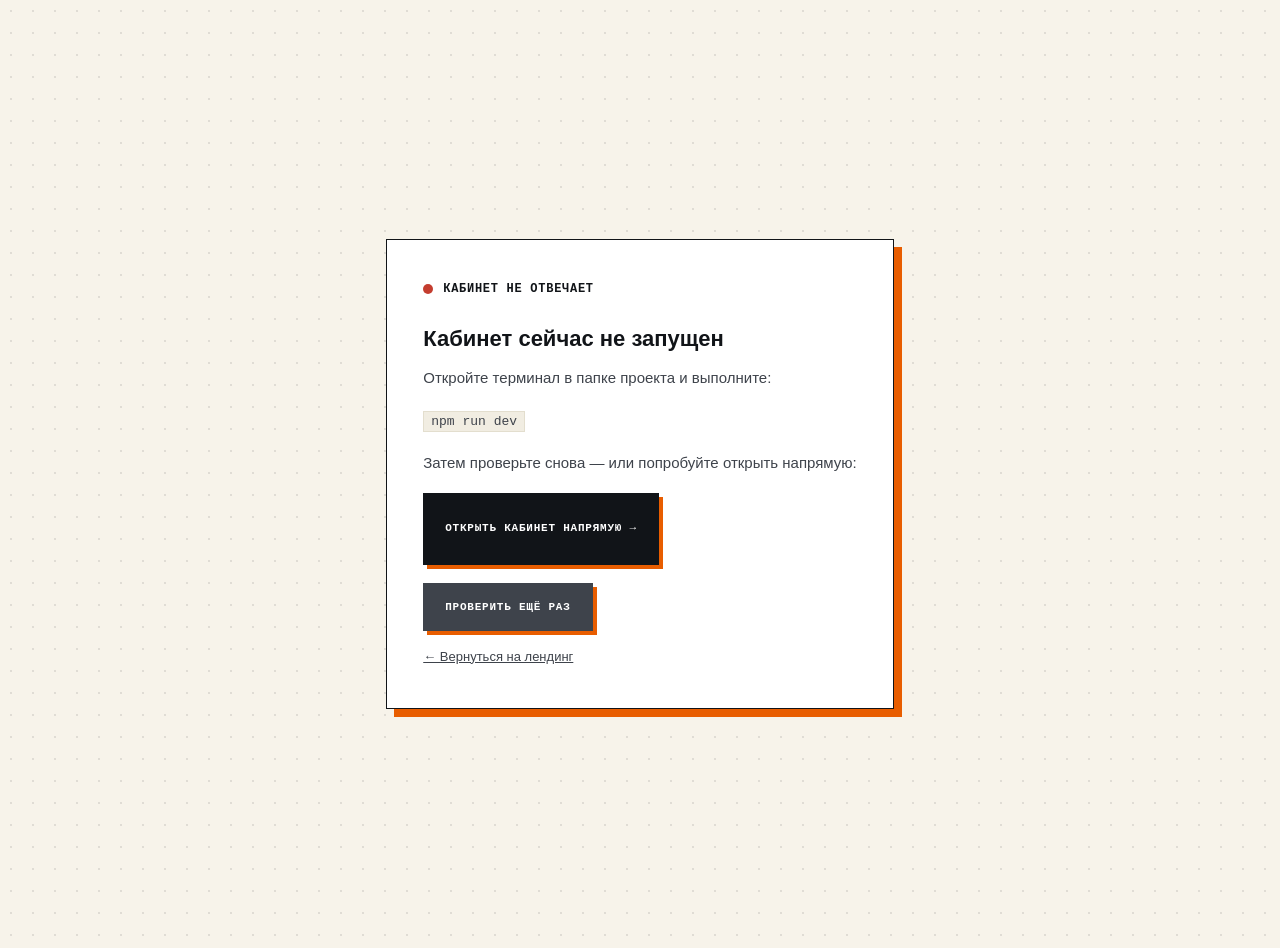
<file: cabinet.html>
<!doctype html>
<html lang="ru">
<head>
<meta charset="utf-8">
<meta name="viewport" content="width=device-width, initial-scale=1">
<title>Marketing Club — вход в личный кабинет</title>
<style>
body { margin:0; font:16px/1.6 -apple-system, BlinkMacSystemFont, 'Segoe UI', sans-serif; color:#111418;
  background: radial-gradient(rgba(17,20,24,.1) 1px, transparent 1.3px) 0 0/22px 22px, #F7F3EA; min-height:100vh; display:flex; align-items:center; justify-content:center; padding:24px; }
.card { max-width:520px; background:#fff; border:1.5px solid #111418; border-radius:0; box-shadow:8px 8px 0 0 #E85D00; padding:40px 36px; }
h1 { font-size:22px; margin:0 0 10px; }
p { color:#3E434B; margin:0 0 18px; font-size:15px; }
.mono { font-family:ui-monospace,Menlo,monospace; font-size:12px; font-weight:700; letter-spacing:.06em; text-transform:uppercase; }
.status { display:flex; align-items:center; gap:10px; margin:0 0 22px; }
.dot { width:10px; height:10px; border-radius:50%; background:#B7BCC4; }
.dot.ok { background:#1C7C3C; } .dot.off { background:#C43D2F; }
code { background:#F1EDE2; border:1px solid #E3DECE; padding:2px 7px; font-size:13px; border-radius:0; }
a.btn, button.btn { display:inline-flex; align-items:center; gap:8px; min-height:48px; padding:12px 22px; border:0; cursor:pointer;
  background:#111418; color:#fff; text-decoration:none; font-family:ui-monospace,Menlo,monospace; font-weight:700; font-size:11px; letter-spacing:.07em; text-transform:uppercase; border-radius:0; box-shadow:4px 4px 0 0 #E85D00; }
a.ghost { display:inline-block; margin-top:16px; color:#3E434B; font-size:13px; }
[hidden] { display:none !important; }
</style>
</head>
<body>
<div class="card">
  <div class="status"><span class="dot" id="dot"></span><span class="mono" id="stateText">Проверяем кабинет…</span></div>
  <div id="checking">
    <h1>Входим в личный кабинет</h1>
    <p>Кабинет Marketing Club работает только на вашем компьютере — данные никуда не отправляются. Секунду, проверяем, запущен ли он.</p>
  </div>
  <div id="ready" hidden>
    <h1>Кабинет запущен</h1>
    <p>Переводим вас в панель управления проектами…</p>
    <a class="btn" href="http://127.0.0.1:4310/#/projects">Открыть кабинет →</a>
  </div>
  <div id="direct" hidden>
    <h1>Вход в личный кабинет</h1>
    <p>Кабинет Marketing Club работает на вашем компьютере — все данные остаются у вас, наружу ничего не отправляется.</p>
    <p><a class="btn" href="http://127.0.0.1:4310/#/projects">Войти в кабинет →</a></p>
    <p>Если браузер напишет «сайт недоступен» — панель не запущена: откройте терминал в папке проекта, выполните <code>npm run dev</code> и нажмите кнопку ещё раз.</p>
  </div>
  <div id="offline" hidden>
    <h1>Кабинет сейчас не запущен</h1>
    <p>Откройте терминал в папке проекта и выполните:</p>
    <p><code>npm run dev</code></p>
    <p>Затем проверьте снова — или попробуйте открыть напрямую:</p>
    <p><a class="btn" href="http://127.0.0.1:4310/#/projects">Открыть кабинет напрямую →</a></p>
    <button class="btn" id="retry" style="background:#3E434B">Проверить ещё раз</button>
  </div>
  <a class="ghost" href="index.html">← Вернуться на лендинг</a>
</div>
<script>
(function () {
  var dot = document.getElementById('dot'), stateText = document.getElementById('stateText');
  var checking = document.getElementById('checking'), ready = document.getElementById('ready'), offline = document.getElementById('offline'), direct = document.getElementById('direct');
  var CABINET = 'http://127.0.0.1:4310/';
  function show(el) { checking.hidden = ready.hidden = offline.hidden = direct.hidden = true; el.hidden = false; }
  // С публичной https-страницы браузер не даёт опрашивать локальные адреса
  // (Local Network Access) — но прямой переход по ссылке работает всегда.
  // Поэтому на публичном сайте сразу переходим в кабинет; если человек вернулся
  // назад (переход не удался — панель не запущена), показываем инструкцию.
  if (location.protocol === 'https:') {
    var tried = null;
    try { tried = sessionStorage.getItem('mc.cabinet.tried'); } catch (e) {}
    dot.className = 'dot ok'; stateText.textContent = 'Открываем кабинет…';
    location.href = './cabinet/#/projects';
    return;
  }
  function probe(auto) {
    show(checking); dot.className = 'dot'; stateText.textContent = 'Проверяем кабинет…';
    var ctrl = new AbortController();
    var t = setTimeout(function () { ctrl.abort(); }, 3500);
    // Панель отвечает на /health с CORS-заголовками для этого сайта (и разрешением
    // Private Network Access) — поэтому проверка работает и с публичной страницы.
    fetch(CABINET + 'health', { signal: ctrl.signal }).then(function (r) {
      if (!r.ok) throw new Error('bad status');
      return r;
    }).then(function () {
      clearTimeout(t);
      dot.className = 'dot ok'; stateText.textContent = 'Кабинет на связи';
      show(ready);
      if (auto) setTimeout(function () { location.href = CABINET + '#/projects'; }, 900);
    }).catch(function () {
      clearTimeout(t);
      dot.className = 'dot off'; stateText.textContent = 'Кабинет не отвечает';
      show(offline);
    });
  }
  document.getElementById('retry').addEventListener('click', function () { probe(true); });
  probe(true);
})();
</script>
</body>
</html>
</file>
<file: cabinet/b/mtmm058h/dashboard/web/styles.css>
/* Marketing Club — спокойная рабочая среда при дневном свете.
   Цвет кодирует смысл: глубокий синий — команда, медь — только решение человека. */
:root {
  --bg: #F3F0E9;
  --panel: #FFFEFB;
  --panel-2: #EEF2F7;
  --ink: #14213A;
  --ink-2: #405069;
  --ink-3: #5F6E80;
  --line: #C9D3E0;
  --line-2: #E1E7EE;
  --agent: #254F86;
  --agent-soft: #E6EDF6;
  --agent-ink: #17375D;
  --human: #9A4E24;
  --human-soft: #F6E8DD;
  --human-ink: #713617;
  --ok: #1E6B48;
  --ok-soft: #E2F3EA;
  --err: #A22F28;
  --err-soft: #FBE7E5;
  --warn: #845B13;
  --warn-soft: #FFF0D2;
  --seq-1: #DCE7F3; --seq-2: #B8CEE3; --seq-3: #7FA6C8; --seq-4: #4D79A6; --seq-5: #254F86;
  --preview-bg: #121926;
  --preview-bg-2: #202A38;
  --preview-line: #49566A;
  --preview-text: #F7F9FC;
  --preview-muted: #BAC4D1;
  --preview-accent: #A7C7EA;
  --font-display: ui-serif, "New York", "Iowan Old Style", Georgia, serif;
  --font-body: -apple-system, BlinkMacSystemFont, "SF Pro Text", "Helvetica Neue", Arial, sans-serif;
  --font-mono: ui-monospace, "SF Mono", Menlo, Consolas, monospace;
  --radius: 10px;
  --nav-w: 200px;
  --dur: 320ms;
}
* { box-sizing: border-box; }
html, body { margin: 0; height: 100%; }
body { background: radial-gradient(circle at 18% -12%, var(--seq-1) 0, transparent 34%), var(--bg); color: var(--ink); font: 14px/1.45 var(--font-body); -webkit-font-smoothing: antialiased; }
a { color: inherit; }
button, select, input, textarea { font: inherit; color: inherit; }
h1, h2, h3, h4 { margin: 0; font-weight: 600; }
h1 { font: 600 24px/1.2 var(--font-display); letter-spacing: -0.01em; }
h2 { font: 600 18px/1.25 var(--font-display); }
h3 { font-size: 13px; text-transform: uppercase; letter-spacing: 0.08em; color: var(--ink-3); font-weight: 600; }
.mono { font-family: var(--font-mono); font-size: 12px; letter-spacing: 0; }
.muted { color: var(--ink-3); }
.small { font-size: 12px; }
p { margin: 0 0 8px; }

.app { display: grid; grid-template-columns: var(--nav-w) 1fr; grid-template-rows: 56px 1fr; height: 100vh; }
.nav { grid-row: 1 / span 2; background: var(--panel); background: color-mix(in srgb, var(--panel) 84%, transparent); border-right: 1px solid color-mix(in srgb, var(--line) 82%, transparent); box-shadow: 12px 0 36px rgba(20, 33, 58, 0.045); -webkit-backdrop-filter: blur(18px) saturate(125%); backdrop-filter: blur(18px) saturate(125%); display: flex; flex-direction: column; padding: 14px 10px; gap: 2px; }
.nav .brand { display: flex; align-items: center; gap: 10px; padding: 6px 8px 16px; }
.nav .brand .dot { width: 22px; height: 22px; border-radius: 50%; background: radial-gradient(circle at 50% 50%, var(--bg) 0 28%, var(--agent) 30%); }
.nav .brand b { font: 600 15px/1.1 var(--font-display); }
.nav .brand span { display: block; font-size: 11px; color: var(--ink-3); }
.nav a { display: flex; align-items: center; justify-content: space-between; gap: 8px; padding: 8px 10px; border-radius: 8px; text-decoration: none; color: var(--ink-2); }
.nav a:hover { background: var(--panel-2); color: var(--ink); }
.nav a.active { background: var(--agent-soft); color: var(--agent-ink); font-weight: 600; }
.nav a .count { font-family: var(--font-mono); font-size: 11px; background: var(--human-soft); color: var(--human-ink); border-radius: 10px; padding: 1px 7px; }
.nav .spacer { flex: 1; }
.nav .motion { display: flex; align-items: center; gap: 8px; padding: 8px 10px; font-size: 12px; color: var(--ink-2); cursor: pointer; }
.nav .footer { padding: 8px 10px; font-size: 11px; color: var(--ink-3); border-top: 1px solid var(--line-2); margin-top: 6px; }

.topbar { display: flex; align-items: center; gap: 18px; padding: 0 22px; background: var(--panel); background: color-mix(in srgb, var(--panel) 86%, transparent); border-bottom: 1px solid color-mix(in srgb, var(--line) 82%, transparent); box-shadow: 0 10px 30px rgba(20, 33, 58, 0.04); -webkit-backdrop-filter: blur(18px) saturate(125%); backdrop-filter: blur(18px) saturate(125%); }
.topbar .project { display: flex; align-items: center; gap: 10px; }
.topbar select { padding: 6px 10px; border: 1px solid var(--line); border-radius: 8px; background: var(--panel-2); font-weight: 600; }
.topbar .meta { display: flex; gap: 18px; margin-left: auto; align-items: center; }
.kv { display: flex; flex-direction: column; gap: 1px; }
.kv .k { font-size: 10px; text-transform: uppercase; letter-spacing: 0.08em; color: var(--ink-3); }
.kv .v { font-family: var(--font-mono); font-size: 12px; }
.meter { width: 140px; height: 6px; background: var(--line-2); border-radius: 3px; overflow: hidden; }
.meter i { display: block; height: 100%; background: var(--agent); border-radius: 3px; }
.meter.hot i { background: var(--warn); }
.health { display: inline-flex; align-items: center; gap: 6px; padding: 4px 10px; border-radius: 999px; font-size: 12px; background: var(--ok-soft); color: var(--ok); }
.health.degraded { background: var(--err-soft); color: var(--err); }
.health::before { content: ""; width: 7px; height: 7px; border-radius: 50%; background: currentColor; }

.main { overflow: auto; padding: 22px 24px 40px; }
.page-head { display: flex; align-items: flex-end; justify-content: space-between; gap: 16px; margin-bottom: 18px; }
.page-head .sub { color: var(--ink-3); margin-top: 4px; }
.grid { display: grid; gap: 16px; }
.grid.overview { grid-template-columns: minmax(0, 1fr) 340px; grid-template-rows: auto auto; }
.grid.two { grid-template-columns: 1fr 1fr; }
.grid.detail { grid-template-columns: minmax(0, 1fr) 420px; align-items: start; }
.card { background: var(--panel); border: 1px solid var(--line); border-radius: var(--radius); padding: 16px 18px; min-width: 0; }
.card.flush { padding: 0; overflow: hidden; }
.card > h3 { margin-bottom: 12px; }
.card .head { display: flex; align-items: center; justify-content: space-between; gap: 12px; margin-bottom: 12px; }
.card .head h3 { margin: 0; }
.stack { display: flex; flex-direction: column; gap: 10px; }
.row { display: flex; align-items: center; gap: 10px; flex-wrap: wrap; }
.actions { display: flex; gap: 8px; flex-wrap: wrap; }

.btn { display: inline-flex; align-items: center; gap: 6px; padding: 7px 12px; border-radius: 8px; border: 1px solid var(--line); background: var(--panel); cursor: pointer; font-weight: 500; transition: background var(--dur), border-color var(--dur); }
.btn:hover { background: var(--panel-2); border-color: var(--ink-3); }
.btn:disabled { opacity: 0.45; cursor: default; }
.btn.primary { background: var(--agent); border-color: var(--agent); color: #fff; }
.btn.primary:hover { background: var(--agent-ink); }
.btn.human { background: var(--human); border-color: var(--human); color: #fff; }
.btn.human:hover { background: var(--human-ink); }
.btn.ghost { border-color: transparent; background: transparent; }
.btn.danger { color: var(--err); border-color: var(--err-soft); }
.btn.sm { padding: 4px 9px; font-size: 12px; }
.btn:focus-visible, select:focus-visible, input:focus-visible, textarea:focus-visible, a:focus-visible { outline: 2px solid var(--agent); outline-offset: 2px; }

.badge { display: inline-flex; align-items: center; gap: 5px; padding: 2px 8px; border-radius: 999px; font-size: 11px; font-weight: 600; letter-spacing: 0.02em; background: var(--line-2); color: var(--ink-2); white-space: nowrap; }
.badge.agent { background: var(--agent-soft); color: var(--agent-ink); }
.badge.human { background: var(--human-soft); color: var(--human-ink); }
.badge.ok { background: var(--ok-soft); color: var(--ok); }
.badge.err { background: var(--err-soft); color: var(--err); }
.badge.warn { background: var(--warn-soft); color: var(--warn); }
.badge.mono { font-family: var(--font-mono); font-weight: 500; }

.avatar { width: 34px; height: 34px; border-radius: 50%; display: inline-flex; align-items: center; justify-content: center; font: 600 12px var(--font-mono); color: #fff; flex: none; }
.avatar.lg { width: 48px; height: 48px; font-size: 15px; }

/* Карта агентов — коммутационная панель */
.map { position: relative; }
.map svg { width: 100%; max-height: 380px; height: auto; display: block; margin: 0 auto; }
.map .lane-label { font: 600 10px var(--font-body); letter-spacing: 0.1em; text-transform: uppercase; fill: var(--ink-3); }
.map .wire { fill: none; stroke: var(--line); stroke-width: 2; }
.map .wire.lit { stroke: var(--agent); stroke-width: 2.5; }
.map .wire.human { stroke: var(--human); }
.map .wire.flow { stroke-dasharray: 6 8; animation: flow 1.6s linear infinite; }
.map .node { cursor: default; }
.map .node rect { fill: var(--panel); stroke: var(--line); stroke-width: 1.2; rx: 10; transition: stroke var(--dur), fill var(--dur); }
.map .node.on-route rect { stroke: var(--agent); }
.map .node.active rect { stroke: var(--agent); stroke-width: 2; fill: var(--agent-soft); }
.map .node.waiting rect { stroke: var(--human); fill: var(--human-soft); }
.map .node.error rect { stroke: var(--err); fill: var(--err-soft); }
.map .node.disabled { opacity: 0.4; }
.map .node .name { font: 600 12px var(--font-body); fill: var(--ink); }
.map .node .role { font: 11px var(--font-mono); fill: var(--ink-3); }
.map .node .model { font: 10px var(--font-body); fill: var(--ink-3); }
.map .node .ini { font: 600 11px var(--font-mono); fill: #fff; }
.map .ring { fill: none; stroke: var(--agent); stroke-width: 2; opacity: 0; }
.map .node.active .ring { animation: breathe 2.2s ease-in-out infinite; }
.map .human-node rect { fill: var(--human-soft); stroke: var(--human); stroke-dasharray: 4 3; }
.map .human-node .name { fill: var(--human-ink); }
.map .status-dot { stroke: var(--panel); stroke-width: 1.5; }
@keyframes breathe { 0%, 100% { opacity: 0; transform: scale(1); } 50% { opacity: 0.6; transform: scale(1.06); } }
@keyframes flow { to { stroke-dashoffset: -28; } }
.reduce-motion .map .wire.flow, .reduce-motion .map .node.active .ring { animation: none; }
.reduce-motion .map .node.active .ring { opacity: 0.5; }
.reduce-motion * { transition: none !important; }
@media (prefers-reduced-motion: reduce) { .map .wire.flow, .map .node.active .ring { animation: none; } .map .node.active .ring { opacity: 0.5; } * { transition: none !important; } }
.map .node .ring { transform-origin: center; transform-box: fill-box; }
.legend { display: flex; gap: 14px; flex-wrap: wrap; font-size: 11px; color: var(--ink-3); margin-top: 8px; }
.legend i { display: inline-block; width: 10px; height: 10px; border-radius: 50%; margin-right: 5px; vertical-align: -1px; }

/* Списки */
.list { display: flex; flex-direction: column; }
.list > .item { padding: 10px 0; border-top: 1px solid var(--line-2); display: flex; gap: 10px; align-items: flex-start; }
.list > .item:first-child { border-top: 0; }
.item .body { flex: 1; min-width: 0; }
.item .title { font-weight: 600; }
.item .sub { color: var(--ink-3); font-size: 12px; margin-top: 2px; }
.ev-time { font-family: var(--font-mono); font-size: 11px; color: var(--ink-3); width: 58px; flex: none; padding-top: 2px; }
.ev-dot { width: 8px; height: 8px; border-radius: 50%; margin-top: 6px; flex: none; background: var(--ink-3); }
.ev-dot.agent { background: var(--agent); } .ev-dot.human { background: var(--human); } .ev-dot.error { background: var(--err); } .ev-dot.warn { background: var(--warn); }
.empty { padding: 24px; text-align: center; color: var(--ink-3); border: 1px dashed var(--line); border-radius: var(--radius); }

/* Очередь решений */
.decision { border-left: 3px solid var(--human); padding: 10px 12px; background: var(--human-soft); border-radius: 0 8px 8px 0; }
.decision .title { font-weight: 600; }
.decision .sub { font-size: 12px; color: var(--human-ink); }

/* Канбан */
.kanban { display: grid; grid-template-columns: repeat(7, minmax(168px, 1fr)); gap: 10px; overflow-x: auto; padding-bottom: 8px; }
.col { background: var(--panel-2); border: 1px solid var(--line-2); border-radius: var(--radius); padding: 10px; min-height: 240px; }
.col h4 { font-size: 11px; text-transform: uppercase; letter-spacing: 0.08em; color: var(--ink-3); display: flex; justify-content: space-between; margin-bottom: 10px; }
.col h4 span { font-family: var(--font-mono); }
.tcard { background: var(--panel); border: 1px solid var(--line); border-radius: 8px; padding: 10px; margin-bottom: 8px; cursor: pointer; transition: border-color var(--dur), box-shadow var(--dur); }
.tcard:hover, .tcard.selected { border-color: var(--agent); box-shadow: 0 0 0 2px var(--agent-soft); }
.tcard.blocked { border-color: var(--err); }
.tcard .t { font-weight: 600; margin-bottom: 4px; }
.tcard .m { display: flex; gap: 6px; flex-wrap: wrap; align-items: center; }
.route { display: flex; flex-wrap: wrap; gap: 4px; align-items: center; }
.route .step { padding: 3px 8px; border-radius: 6px; background: var(--line-2); font-size: 11px; font-family: var(--font-mono); color: var(--ink-2); }
.route .step.done { background: var(--agent-soft); color: var(--agent-ink); }
.route .step.now { background: var(--agent); color: #fff; }
.route .step.human { background: var(--human-soft); color: var(--human-ink); }
.route .arrow { color: var(--line); font-size: 11px; }

/* Формы, вкладки, таблицы */
.form { display: grid; gap: 10px; }
.form label { display: grid; gap: 4px; font-size: 12px; color: var(--ink-2); }
.form input, .form select, .form textarea { padding: 7px 10px; border: 1px solid var(--line); border-radius: 8px; background: var(--panel); }
.form textarea { min-height: 90px; resize: vertical; font-family: var(--font-body); }
.form label.check, .check { display: flex; flex-direction: row; align-items: center; gap: 6px; font-size: 12px; }
.tabs { display: flex; gap: 2px; border-bottom: 1px solid var(--line); margin-bottom: 12px; }
.tabs button { border: 0; background: none; padding: 8px 12px; cursor: pointer; color: var(--ink-3); border-bottom: 2px solid transparent; margin-bottom: -1px; }
.tabs button.active { color: var(--agent-ink); border-bottom-color: var(--agent); font-weight: 600; }
.table { width: 100%; border-collapse: collapse; font-size: 13px; }
.table th { text-align: left; font-size: 11px; text-transform: uppercase; letter-spacing: 0.06em; color: var(--ink-3); padding: 6px 8px; border-bottom: 1px solid var(--line); font-weight: 600; }
.table td { padding: 8px; border-bottom: 1px solid var(--line-2); vertical-align: top; }
.table tr:hover td { background: var(--panel-2); }
pre.doc { white-space: pre-wrap; font: 12px/1.5 var(--font-mono); background: var(--panel-2); border: 1px solid var(--line-2); border-radius: 8px; padding: 12px; max-height: 420px; overflow: auto; margin: 0; }
.prose { white-space: pre-wrap; line-height: 1.55; }
.hash { font-family: var(--font-mono); font-size: 11px; color: var(--ink-3); }
.check-line { display: flex; gap: 8px; align-items: flex-start; padding: 6px 0; border-top: 1px solid var(--line-2); font-size: 13px; }
.check-line:first-child { border-top: 0; }
.check-line .code { font-family: var(--font-mono); font-size: 11px; width: 130px; flex: none; }
.check-line.fail .code { color: var(--err); } .check-line.warn .code { color: var(--warn); } .check-line.pass .code { color: var(--ok); }
.callout { padding: 10px 12px; border-radius: 8px; background: var(--panel-2); border: 1px solid var(--line-2); font-size: 13px; }
.callout.err { background: var(--err-soft); border-color: transparent; color: var(--err); }
.callout.human { background: var(--human-soft); border-color: transparent; color: var(--human-ink); }
.callout.ok { background: var(--ok-soft); border-color: transparent; color: var(--ok); }

/* Агенты */
.agents-grid { display: grid; grid-template-columns: repeat(auto-fill, minmax(230px, 1fr)); gap: 12px; }
.acard { display: flex; gap: 12px; align-items: flex-start; cursor: pointer; transition: border-color var(--dur); }
.acard:hover, .acard.selected { border-color: var(--agent); }
.acard .name { font-weight: 600; }
.acard .purpose { font-size: 12px; color: var(--ink-2); margin: 4px 0 6px; }
.status { display: inline-flex; align-items: center; gap: 5px; font-size: 11px; color: var(--ink-2); }
.status::before { content: ""; width: 7px; height: 7px; border-radius: 50%; background: var(--ink-3); }
.status.working::before { background: var(--agent); } .status.waiting_approval::before { background: var(--human); } .status.error::before { background: var(--err); } .status.disabled::before { background: var(--line); }
.mini-meter { height: 4px; background: var(--line-2); border-radius: 2px; margin-top: 6px; overflow: hidden; }
.mini-meter i { display: block; height: 100%; background: var(--agent); }
.mini-meter.hot i { background: var(--warn); }

/* Календарь */
.cal { display: grid; grid-template-columns: repeat(7, 1fr); gap: 6px; }
.cal .day { background: var(--panel-2); border: 1px solid var(--line-2); border-radius: 8px; min-height: 90px; padding: 8px; }
.cal .day .d { font-family: var(--font-mono); font-size: 11px; color: var(--ink-3); margin-bottom: 6px; }
.cal .slot { font-size: 11px; padding: 3px 6px; border-radius: 6px; background: var(--agent-soft); color: var(--agent-ink); margin-bottom: 4px; }
.cal .slot.pub { background: var(--ok-soft); color: var(--ok); } .cal .slot.fail { background: var(--err-soft); color: var(--err); } .cal .slot.rev { background: var(--human-soft); color: var(--human-ink); }

/* Графики */
.chart { width: 100%; }
.chart svg { width: 100%; max-height: 230px; height: auto; display: block; overflow: visible; margin: 0 auto; }
.chart .axis { stroke: var(--line); stroke-width: 1; }
.chart .grid-line { stroke: var(--line-2); stroke-width: 1; }
.chart .tick { font: 11px var(--font-mono); fill: var(--ink-3); }
.chart .bar { fill: var(--agent); }
.chart .bar:hover { fill: var(--agent-ink); }
.chart .line { fill: none; stroke: var(--agent); stroke-width: 2; stroke-linejoin: round; }
.chart .pt { fill: var(--panel); stroke: var(--agent); stroke-width: 2; }
.chart .lbl { font: 11px var(--font-mono); fill: var(--ink-2); }
.mock-tag { font-size: 11px; color: var(--warn); background: var(--warn-soft); border-radius: 6px; padding: 2px 8px; display: inline-block; }

.tooltip { position: fixed; z-index: 50; background: var(--ink); color: #fff; font: 12px/1.4 var(--font-body); padding: 6px 9px; border-radius: 6px; pointer-events: none; max-width: 260px; }
.tooltip .mono { color: var(--preview-muted); }
.toasts { position: fixed; right: 18px; bottom: 18px; display: flex; flex-direction: column; gap: 8px; z-index: 60; }
.toast { background: var(--ink); color: #fff; padding: 10px 14px; border-radius: 8px; font-size: 13px; max-width: 380px; box-shadow: 0 8px 24px rgba(20, 33, 58, 0.18); }
.toast.err { background: var(--err); } .toast.ok { background: var(--ok); } .toast.human { background: var(--human); }

.split { display: grid; grid-template-columns: 300px minmax(0, 1fr); gap: 16px; align-items: start; }
.side-list .item { cursor: pointer; padding: 10px 8px; border-radius: 8px; }
.side-list .item:hover, .side-list .item.selected { background: var(--agent-soft); }
.ver { display: flex; gap: 8px; align-items: center; font-size: 12px; padding: 6px 0; border-top: 1px solid var(--line-2); }

@media (max-width: 1100px) {
  .app { grid-template-columns: 1fr; grid-template-rows: auto 56px 1fr; }
  .nav { grid-row: auto; flex-direction: row; flex-wrap: wrap; border-right: 0; border-bottom: 1px solid var(--line); }
  .nav .brand { padding-bottom: 6px; } .nav .spacer, .nav .footer { display: none; }
  .grid.overview, .grid.two, .grid.detail, .split { grid-template-columns: 1fr; }
}
</file>
<file: cabinet/b/mtmm058h/dashboard/web/css/ux.css>
[hidden] { display: none !important; }
/* Общие дополнения UX-этапа: цвета типов, модальные окна, чипы, крупные карточки, редакторные сетки. */
:root {
  --kind-post: #254F86;      /* пост — глубокий синий */
  --kind-reels: #6C4B8F;     /* Reels — приглушённый фиолетовый */
  --kind-article: #526A2F;   /* статья / SEO — спокойный оливковый */
  --kind-report: #5C6373;    /* отчёт — сланцевый */
  --kind-campaign: #8E485C;  /* кампания — ягодный */
}
.kind-chip { display: inline-flex; align-items: center; gap: 6px; padding: 2px 8px; border-radius: 999px; font-size: 11px; font-weight: 600; color: var(--chip); background: color-mix(in srgb, var(--chip) 12%, var(--panel)); white-space: nowrap; }
.kind-chip::before { content: ""; width: 7px; height: 7px; border-radius: 50%; background: var(--chip); }
.modal-back { position: fixed; inset: 0; background: rgba(20, 33, 58, 0.38); display: flex; align-items: flex-start; justify-content: center; padding: 60px 16px; z-index: 40; overflow: auto; }
.modal { background: var(--panel); background: color-mix(in srgb, var(--panel) 92%, transparent); border: 1px solid color-mix(in srgb, var(--panel) 72%, transparent); border-radius: 12px; width: min(560px, 100%); box-shadow: 0 22px 64px rgba(20, 33, 58, 0.2); -webkit-backdrop-filter: blur(22px) saturate(125%); backdrop-filter: blur(22px) saturate(125%); }
.modal.wide { width: min(920px, 100%); }
.modal-head { display: flex; align-items: center; justify-content: space-between; padding: 14px 18px; border-bottom: 1px solid var(--line); }
.modal-body { padding: 18px; }
.quick { display: flex; gap: 8px; flex-wrap: wrap; }
.stat-row { display: grid; grid-template-columns: repeat(auto-fit, minmax(110px, 1fr)); gap: 10px; }
.stat { background: var(--panel-2); border: 1px solid var(--line-2); border-radius: 8px; padding: 10px 12px; }
.stat .n { font: 600 22px/1.1 var(--font-display); }
.stat .l { font-size: 11px; color: var(--ink-3); text-transform: uppercase; letter-spacing: 0.06em; margin-top: 2px; }
.stat.warn .n { color: var(--warn); } .stat.err .n { color: var(--err); }
.bigcard { background: var(--panel); border: 1px solid var(--line); border-radius: 12px; padding: 18px 20px; }
.bigcard + .bigcard { margin-top: 14px; }
.bigcard .head { display: flex; align-items: flex-start; justify-content: space-between; gap: 12px; margin-bottom: 10px; }
.bigcard .grid-3 { display: grid; grid-template-columns: minmax(0, 2fr) 160px minmax(0, 1.2fr); gap: 16px; }
.media-ph { aspect-ratio: 4 / 5; border-radius: 8px; background: repeating-linear-gradient(135deg, var(--line-2) 0 8px, var(--panel-2) 8px 16px); border: 1px dashed var(--line); display: flex; align-items: center; justify-content: center; font-size: 11px; color: var(--ink-3); text-align: center; padding: 8px; }
.media-ph.sm { aspect-ratio: 16 / 9; }
.excerpt { white-space: pre-wrap; max-height: 150px; overflow: auto; font-size: 13px; line-height: 1.5; padding: 10px 12px; background: var(--panel-2); border-radius: 8px; }
.meta-list { display: grid; gap: 6px; font-size: 12px; }
.meta-list b { color: var(--ink-2); font-weight: 600; }
.editor { display: grid; grid-template-columns: 260px minmax(0, 1fr) 340px; gap: 14px; align-items: start; }
.editor .pane { background: var(--panel-2); border: 1px solid var(--line-2); border-radius: 10px; padding: 12px; }
.editor .pane h3 { margin-bottom: 8px; }
.preview { background: var(--panel); border: 1px solid var(--line); border-radius: 10px; padding: 12px; font-size: 13px; line-height: 1.45; }
.preview .who { display: flex; align-items: center; gap: 8px; margin-bottom: 8px; font-weight: 600; }
.preview .who i { width: 26px; height: 26px; border-radius: 50%; background: var(--agent-soft); display: inline-block; }
.preview .txt { white-space: pre-wrap; }
.preview .tags { color: var(--agent-ink); margin-top: 6px; }
.preview.tiktok, .preview.instagram-reel { background: var(--preview-bg); color: var(--preview-text); }
.preview .note { font-size: 11px; color: var(--ink-3); margin-top: 8px; }
.filters { display: flex; gap: 8px; flex-wrap: wrap; align-items: center; margin-bottom: 12px; }
.filters select, .filters input { padding: 6px 9px; border: 1px solid var(--line); border-radius: 8px; background: var(--panel); font-size: 13px; }
.toolbar { display: flex; gap: 8px; align-items: center; flex-wrap: wrap; }
.seg { display: inline-flex; border: 1px solid var(--line); border-radius: 8px; overflow: hidden; }
.seg button { border: 0; background: var(--panel); padding: 6px 12px; cursor: pointer; color: var(--ink-2); }
.seg button.active { background: var(--agent-soft); color: var(--agent-ink); font-weight: 600; }
.chips { display: flex; gap: 6px; flex-wrap: wrap; }
.chip-input { display: flex; gap: 6px; flex-wrap: wrap; padding: 6px; border: 1px solid var(--line); border-radius: 8px; background: var(--panel); }
.chip-input .tag { background: var(--warn-soft); color: var(--warn); border-radius: 6px; padding: 2px 8px; font-size: 12px; display: inline-flex; gap: 4px; align-items: center; }
.chip-input .tag button { border: 0; background: none; cursor: pointer; color: inherit; padding: 0; }
.chip-input input { border: 0; outline: 0; min-width: 120px; flex: 1; background: transparent; }
.tl { border-left: 2px solid var(--line); padding-left: 12px; display: grid; gap: 8px; }
.tl .t { font-size: 12px; } .tl .t .when { font-family: var(--font-mono); font-size: 11px; color: var(--ink-3); }
@media (max-width: 1100px) { .editor { grid-template-columns: 1fr; } .bigcard .grid-3 { grid-template-columns: 1fr; } }
</file>
<file: cabinet/b/mtmm058h/dashboard/web/css/today-approvals.css>
/* Кабинет владельца. Цветовые токены задаются один раз в styles.css. */

/* Пять основных разделов видны сразу; редко используемые не конкурируют с ними. */
.nav-secondary { margin-top: 4px; }
.nav-secondary summary { list-style: none; cursor: pointer; padding: 8px 10px; border-radius: 8px; color: var(--ink-2); }
.nav-secondary summary::-webkit-details-marker { display: none; }
.nav-secondary summary::after { content: "⌄"; float: right; color: var(--ink-3); }
.nav-secondary[open] > summary, .nav-secondary.contains-active > summary { background: var(--panel-2); color: var(--ink); }
.nav-secondary[open] summary::after { content: "⌃"; }
.nav-secondary-list { display: grid; gap: 2px; padding: 3px 0 0 8px; }
.nav-secondary summary:focus-visible, .topbar-details summary:focus-visible, .owner-more > summary:focus-visible, .approval-history > summary:focus-visible { outline: 2px solid var(--agent); outline-offset: 2px; }

.owner-top { margin-left: auto; display: flex; align-items: center; gap: 10px; }
.owner-clear { color: var(--ok); font-size: 12px; font-weight: 600; }
.topbar-details { position: relative; }
.topbar-details summary { cursor: pointer; color: var(--ink-2); font-size: 12px; padding: 6px 8px; border-radius: 8px; }
.topbar-details summary:hover, .topbar-details[open] summary { background: var(--panel-2); color: var(--ink); }
.topbar-details-body { position: absolute; z-index: 30; top: calc(100% + 10px); right: 0; width: 280px; padding: 14px; display: grid; gap: 12px; background: var(--panel); border: 1px solid var(--line); border-radius: 12px; box-shadow: 0 14px 40px rgba(23, 32, 45, 0.14); }
.topbar-details-body .meter { width: 100%; margin-top: 5px; }

/* Главная отвечает на три вопроса владельца. */
.owner-home { max-width: 1240px; margin: 0 auto; }
.owner-home .page-head { align-items: center; }
.owner-create { position: relative; }
.owner-create > summary { list-style: none; cursor: pointer; min-width: 118px; justify-content: center; }
.owner-create > summary::-webkit-details-marker { display: none; }
.owner-create-menu { position: absolute; z-index: 20; top: calc(100% + 8px); right: 0; width: 210px; display: grid; gap: 4px; padding: 8px; background: var(--panel); border: 1px solid var(--line); border-radius: 12px; box-shadow: 0 14px 40px rgba(20, 33, 58, 0.14); }
.owner-create-menu .btn { justify-content: flex-start; width: 100%; }
.owner-question { background: var(--panel); border: 1px solid var(--line); border-radius: 18px; padding: 20px; min-width: 0; }
.owner-question-main { margin-bottom: 16px; border-color: color-mix(in srgb, var(--human) 35%, var(--line)); }
.owner-question-head { display: flex; align-items: center; justify-content: space-between; gap: 14px; margin-bottom: 14px; }
.owner-question-head > div:first-child { display: flex; align-items: center; gap: 10px; min-width: 0; }
.owner-question h2 { font: 600 20px/1.2 var(--font-display); }
.question-number { width: 28px; height: 28px; flex: none; display: inline-flex; align-items: center; justify-content: center; border-radius: 50%; color: var(--agent-ink); background: var(--agent-soft); font-size: 12px; font-weight: 700; }
.owner-question-main .question-number { color: var(--human-ink); background: var(--human-soft); }
.owner-question-grid { display: grid; grid-template-columns: minmax(0, 1fr) minmax(0, 1fr); gap: 16px; }
.owner-more { margin-top: 16px; }
.owner-more > summary, .approval-history > summary { cursor: pointer; color: var(--ink-2); padding: 10px 2px; font-weight: 600; }
.owner-more-body { display: grid; grid-template-columns: minmax(0, 1fr) minmax(0, 1fr); gap: 16px; padding-top: 4px; }

.decision.failed { border-color: var(--err); background: var(--err-soft); }
.decision.failed .sub { color: var(--err); }
.list > .item.running { background: var(--agent-soft); border-radius: 10px; padding-left: 10px; padding-right: 10px; }
.list > .item .title { text-decoration: none; }
.list > .item .title:hover { text-decoration: underline; }

.days { display: grid; gap: 4px; }
.day-row { display: grid; grid-template-columns: 78px minmax(0, 1fr); gap: 8px; padding: 7px 0; border-top: 1px solid var(--line-2); font-size: 12px; }
.day-row:first-child { border-top: 0; }
.day-row.today .day-label { color: var(--agent-ink); font-weight: 700; }
.day-label { font-family: var(--font-mono); font-size: 11px; color: var(--ink-3); padding-top: 2px; }
.day-items { display: flex; flex-direction: column; gap: 4px; min-width: 0; }
.day-chip { display: flex; align-items: center; gap: 6px; cursor: pointer; min-width: 0; }
.day-chip .kind-chip { max-width: 100%; overflow: hidden; text-overflow: ellipsis; }
.day-chip:hover .kind-chip { filter: brightness(0.92); }

/* Очередь решений: один материал, понятный счётчик и три равноправных пути. */
.approvals { max-width: 1180px; margin: 0 auto; }
.approvals .page-head .seg { align-self: flex-end; }
.review-workspace { max-width: 980px; margin: 0 auto; }
.review-progress { display: grid; grid-template-columns: minmax(130px, 1fr) auto minmax(130px, 1fr); align-items: center; gap: 12px; margin: 2px 0 14px; }
.review-progress > button:last-child { justify-self: end; }
.review-counter { display: grid; justify-items: center; gap: 2px; text-align: center; }
.review-counter b { font-size: 14px; }
.review-counter span { color: var(--ink-3); font-size: 12px; }
.review-empty { display: grid; gap: 4px; }
.review-empty b { color: var(--ok); font-size: 16px; }
.approval-history { max-width: 980px; margin: 12px auto 0; }

.bigcard { border-radius: 16px; }
.bigcard.deferred { border-color: color-mix(in srgb, var(--human) 45%, var(--line)); }
.bigcard .head h2 { font-size: 17px; }
.bigcard.compact .compact-meta { margin-top: -4px; }
.bigcard .card-actions { margin-top: 14px; padding-top: 14px; border-top: 1px solid var(--line-2); }
.review-more { display: flex; align-items: center; justify-content: space-between; gap: 12px; padding: 4px 2px 0; }
.decision-settings { display: grid; grid-template-columns: minmax(0, 1fr) minmax(0, 1fr); gap: 10px; }
.decision-settings label { display: grid; gap: 5px; color: var(--ink-2); font-size: 12px; }
.decision-form select, .decision-form input { width: 100%; padding: 9px 10px; border: 1px solid var(--line); border-radius: 10px; background: var(--panel); font-size: 13px; }
.decision-main-actions { display: grid; grid-template-columns: repeat(3, minmax(0, 1fr)); gap: 9px; margin-top: 12px; }
.decision-main-actions .btn { min-height: 42px; justify-content: center; }
.decision-main-actions .later { border-color: color-mix(in srgb, var(--agent) 35%, var(--line)); color: var(--agent-ink); background: var(--agent-soft); }
.decision-secondary { display: flex; align-items: center; justify-content: space-between; gap: 12px; margin-top: 8px; }
.decision-secondary .danger { margin-left: auto; }
.risk-list { margin: 4px 0 0; padding-left: 16px; }
.risk-list li { margin: 2px 0; }
.warn-text { color: var(--warn); }

@media (max-width: 1100px) {
  .nav-secondary { position: relative; }
  .nav-secondary-list { position: absolute; z-index: 25; min-width: 190px; padding: 6px; background: var(--panel); border: 1px solid var(--line); border-radius: 10px; box-shadow: 0 12px 32px rgba(23, 32, 45, 0.14); }
  .owner-question-grid, .owner-more-body { grid-template-columns: 1fr; }
}

@media (max-width: 760px) {
  .topbar { padding: 6px 12px; gap: 8px; }
  .topbar .project > .muted, .owner-clear { display: none; }
  .topbar .project { min-width: 0; }
  .topbar .project select { min-width: 0; max-width: 150px; }
  .owner-top { gap: 4px; }
  .owner-top .btn { font-size: 11px; }
  .topbar-details-body { right: -4px; width: min(280px, calc(100vw - 24px)); }
  .owner-home .page-head, .approvals .page-head, .owner-question-head { align-items: stretch; flex-direction: column; }
  .owner-create { align-self: flex-start; }
  .owner-create-menu { left: 0; right: auto; }
  .owner-question { padding: 16px; border-radius: 14px; }
  .owner-question-head > .row { justify-content: space-between; }
  .review-progress { grid-template-columns: 1fr 1fr; }
  .review-counter { grid-column: 1 / -1; grid-row: 1; }
  .review-progress > button:first-child { grid-column: 1; }
  .review-progress > button:last-child { grid-column: 2; }
  .decision-settings, .decision-main-actions { grid-template-columns: 1fr; }
  .decision-secondary { align-items: flex-start; flex-direction: column; }
  .decision-secondary .danger { margin-left: 0; }
}
</file>
<file: cabinet/b/mtmm058h/dashboard/web/css/content-calendar.css>
/* Контент (библиотека + редактор) и Календарь. */
.content-split { grid-template-columns: 280px minmax(0, 1fr); }
/* Контент-план: три карточки материалов недели в ряд. */
.grid.three { grid-template-columns: repeat(3, minmax(0, 1fr)); }
.plan-card { display: flex; flex-direction: column; }
.plan-card .plan-title { font: 600 15px/1.3 var(--font-display); }
.plan-card .btn { align-self: flex-start; margin-top: auto; }
@media (max-width: 1100px) { .grid.three { grid-template-columns: 1fr; } }
.brief-list { margin: 0; padding-left: 16px; display: grid; gap: 4px; }
.editor .pane .form textarea { font-family: var(--font-body); }
.preview-seg { flex-wrap: wrap; }
.preview-seg button { position: relative; padding-right: 16px; }
.preview-seg .has-dot { position: absolute; top: 6px; right: 6px; width: 6px; height: 6px; border-radius: 50%; background: var(--ok); }
.preview .clamp-2 { display: -webkit-box; -webkit-line-clamp: 2; -webkit-box-orient: vertical; overflow: hidden; }
.preview .actions-line { margin-top: 8px; font-size: 12px; color: var(--ink-3); border-top: 1px solid var(--line-2); padding-top: 6px; }
.preview .yt-title { font-weight: 600; margin-bottom: 6px; }
.preview.tiktok .vertical-ph { aspect-ratio: 9 / 16; max-height: 300px; margin: 0 auto; border-radius: 10px; border: 1px dashed var(--preview-line); background: repeating-linear-gradient(135deg, var(--preview-bg-2) 0 8px, var(--preview-bg) 8px 16px); display: flex; flex-direction: column; justify-content: flex-end; padding: 12px; gap: 6px; }
.preview.tiktok .onscreen { font: 600 15px/1.25 var(--font-body); color: var(--preview-text); text-shadow: 0 1px 3px rgba(0,0,0,0.6); }
.preview.tiktok .who i { background: var(--preview-line); }
.preview.tiktok .note, .preview.tiktok .preview-muted { color: var(--preview-muted); }
.preview.tiktok .preview-tags { color: var(--preview-accent); }
.preview.instagram .txt b { margin-right: 4px; }

/* Календарь */
.cal-range { font: 600 14px var(--font-display); min-width: 150px; text-align: center; }
.cal-legend { display: flex; gap: 6px; flex-wrap: wrap; align-items: center; margin-left: auto; }
.cal-legend.statuses { margin-left: 0; }
.cal-grid { display: grid; gap: 6px; }
.cal-cells { display: grid; grid-template-columns: repeat(7, minmax(0, 1fr)); gap: 6px; }
.cal-spans { display: grid; grid-template-columns: repeat(7, minmax(0, 1fr)); gap: 6px; min-height: 0; }
.cal-spans:empty { display: none; }
.cal-span { background: color-mix(in srgb, var(--chip) 12%, var(--panel)); border-left: 3px solid var(--chip); border-radius: 6px; padding: 3px 8px; font-size: 11px; cursor: pointer; white-space: nowrap; overflow: hidden; text-overflow: ellipsis; }
.cal-span .kind-chip { background: transparent; padding: 0; }
.cal-cell { background: var(--panel-2); border: 1px solid var(--line-2); border-radius: 8px; min-height: 96px; padding: 6px; display: flex; flex-direction: column; gap: 4px; transition: background var(--dur), border-color var(--dur); }
.cal-grid.month .cal-cell { min-height: 84px; }
.cal-cell.out { opacity: 0.45; }
.cal-cell.today { border-color: var(--agent); box-shadow: inset 0 0 0 1px var(--agent-soft); }
.cal-cell.drop-target { background: var(--agent-soft); border-color: var(--agent); }
.cal-day { font-family: var(--font-mono); font-size: 11px; color: var(--ink-3); margin-bottom: 2px; }
.cal-cell.today .cal-day { color: var(--agent-ink); font-weight: 600; }
.cal-head { margin-bottom: -2px; }
.cal-dow { font-size: 11px; text-transform: uppercase; letter-spacing: 0.06em; color: var(--ink-3); text-align: center; }
.cal-week { display: grid; gap: 4px; }
.cal-empty { margin-top: auto; }
.cal-chip { display: grid; grid-template-columns: auto minmax(0, 1fr) auto; align-items: center; gap: 4px; padding: 3px 6px; border-radius: 6px; border-left: 3px solid var(--chip); background: color-mix(in srgb, var(--chip) 10%, var(--panel)); font-size: 11px; cursor: pointer; }
.cal-chip.movable { cursor: grab; }
.cal-chip.movable:active { cursor: grabbing; }
.cal-chip.dragging { opacity: 0.5; }
.cal-chip.locked { cursor: not-allowed; grid-template-columns: auto minmax(0, 1fr) auto auto; }
.cal-chip .lock { font-size: 10px; }
.cal-time { font-family: var(--font-mono); color: var(--ink-2); }
.cal-title { font-weight: 600; white-space: nowrap; overflow: hidden; text-overflow: ellipsis; color: var(--ink); }
.cal-status { font-size: 10px; padding: 1px 6px; border-radius: 999px; background: var(--line-2); color: var(--ink-2); white-space: nowrap; }
.cal-status.s-IN_REVIEW { background: var(--human-soft); color: var(--human-ink); }
.cal-status.s-APPROVED, .cal-status.s-SCHEDULED, .cal-status.s-PUBLISHING { background: var(--agent-soft); color: var(--agent-ink); }
.cal-status.s-PUBLISHED { background: var(--ok-soft); color: var(--ok); }
.cal-status.s-FAILED { background: var(--err-soft); color: var(--err); }
.reduce-motion .cal-cell, .reduce-motion .cal-chip { transition: none; }
@media (max-width: 1100px) { .content-split { grid-template-columns: 1fr; } .cal-cells, .cal-spans { grid-template-columns: repeat(7, minmax(80px, 1fr)); } .cal-grid { overflow-x: auto; } }
</file>
<file: cabinet/b/mtmm058h/dashboard/web/css/campaigns-settings.css>
/* Кампании и настройки проекта. */
.cmp-channels { display: grid; grid-template-columns: repeat(auto-fill, minmax(220px, 1fr)); gap: 6px; }
.utm-query { display: block; margin-top: 4px; padding: 8px 10px; background: var(--panel-2); border: 1px solid var(--line-2); border-radius: 8px; font: 12px var(--font-mono); word-break: break-all; user-select: all; }
.side-list .item .title { font-weight: 600; }
.teams-grid { display: grid; grid-template-columns: repeat(auto-fill, minmax(240px, 1fr)); gap: 10px; }
.team-box { background: var(--panel-2); }
.role-line { display: grid; grid-template-columns: auto 1fr; grid-template-rows: auto auto; column-gap: 8px; align-items: start; }
.role-line input { grid-row: 1 / span 2; margin-top: 3px; }
.role-line .role-name { font-size: 13px; }
.role-line .role-meta { grid-column: 2; }
.role-line input:disabled + .role-name { color: var(--ink-3); }
.badge.dirty { margin-left: 8px; }
.settings-footer { display: flex; justify-content: flex-end; margin-top: 16px; padding-top: 12px; border-top: 1px solid var(--line-2); }
.tcard.archived { opacity: 0.55; }
.card details summary { cursor: pointer; }
/* Состав команды: стартовые наборы и доступность маршрутов. */
.preset-bar { display: flex; gap: 6px; flex-wrap: wrap; align-items: center; }
.preset-bar .muted { margin-left: 6px; }
.coverage { margin-top: 10px; font-size: 13px; }

/* Мастер создания проекта. */
.wizard { display: grid; gap: 14px; }
.wizard-steps { list-style: none; display: flex; flex-wrap: wrap; gap: 6px; padding: 0; margin: 0; }
.wizard-steps li { display: inline-flex; align-items: center; gap: 6px; padding: 4px 10px 4px 4px; border-radius: 999px; border: 1px solid var(--line); font-size: 12px; color: var(--ink-3); background: var(--panel-2); }
.wizard-steps li .n { width: 20px; height: 20px; border-radius: 50%; display: inline-flex; align-items: center; justify-content: center; background: var(--line); font-size: 11px; font-weight: 600; color: var(--ink-2); }
.wizard-steps li.active { color: var(--agent-ink); border-color: var(--agent); background: var(--agent-soft); }
.wizard-steps li.active .n { background: var(--agent); color: #fff; }
.wizard-steps li.done { color: var(--ink-2); }
.wizard-steps li.done .n { background: var(--ok-soft); color: var(--ok); }
.wizard-body { min-height: 200px; }
.wizard-channels { gap: 6px; }
.wizard-channel { display: grid; grid-template-columns: 140px minmax(0, 1fr) 150px auto; gap: 6px; align-items: center; }
.wizard-channel input, .wizard-channel select { padding: 7px 10px; border: 1px solid var(--line); border-radius: 8px; background: var(--panel); min-width: 0; }
.wizard-footer { display: flex; align-items: center; gap: 8px; padding-top: 12px; border-top: 1px solid var(--line-2); }
.wizard-footer .spacer { flex: 1; }
.wizard-summary { display: grid; gap: 6px; }
.wizard-kv { display: grid; grid-template-columns: 200px minmax(0, 1fr); gap: 10px; font-size: 13px; padding: 4px 0; border-bottom: 1px solid var(--line-2); }
.wizard-kv .k { color: var(--ink-3); }
.wizard-kv .v { word-break: break-word; }
@media (max-width: 1100px) { .teams-grid { grid-template-columns: 1fr; } .wizard-channel { grid-template-columns: 1fr; } .wizard-kv { grid-template-columns: 1fr; } }
</file>
<file: cabinet/b/mtmm058h/dashboard/web/css/team-studio.css>
/* Живая мастерская команды: одна спокойная редакционная сцена, а не сетка карточек. */
.team-studio {
  --studio-wall: color-mix(in srgb, var(--panel) 88%, var(--agent-soft));
  --studio-floor: color-mix(in srgb, var(--bg) 82%, var(--human-soft));
  --studio-line: color-mix(in srgb, var(--line) 76%, var(--agent));
  width: 100%;
  max-width: 100%;
  min-width: 0;
  overflow-x: clip;
  color: var(--ink);
}

.agents-page {
  width: 100%;
  max-width: 100%;
  min-width: 0;
}

.team-technical {
  margin-top: 26px;
  border-top: 1px solid var(--line);
}

.team-technical > summary {
  display: flex;
  min-height: 44px;
  align-items: center;
  width: fit-content;
  max-width: 100%;
  color: var(--ink-3);
  cursor: pointer;
}

.team-technical > summary:focus-visible {
  outline: 3px solid var(--agent);
  outline-offset: 3px;
}

.team-technical-body {
  min-width: 0;
  padding-top: 14px;
}

.team-technical-intro {
  margin-bottom: 12px;
}

.studio-head {
  display: flex;
  align-items: flex-start;
  justify-content: space-between;
  gap: 24px;
  padding: 2px 2px 18px;
  border-bottom: 1px solid var(--line);
}

.studio-summary {
  display: flex;
  flex: 1 1 auto;
  min-width: 0;
  align-items: baseline;
  gap: 10px 22px;
  flex-wrap: wrap;
}

.studio-summary h1,
.studio-summary h2,
.studio-summary p {
  margin: 0;
}

.studio-summary p {
  max-width: 66ch;
  color: var(--ink-2);
}

.studio-live-note {
  flex: 0 1 330px;
  min-width: 220px;
  padding: 8px 0 8px 13px;
  border-left: 3px solid var(--agent);
  color: var(--agent-ink);
  font-size: 12px;
  line-height: 1.45;
}

.studio-stage {
  position: relative;
  display: grid;
  grid-template-columns: minmax(0, 1fr) minmax(240px, 294px);
  align-items: stretch;
  width: 100%;
  min-width: 0;
  min-height: 520px;
  margin-top: 18px;
  overflow: hidden;
  border: 1px solid var(--studio-line);
  border-radius: 16px;
  background: var(--studio-wall);
}

/* Непрерывная «стена» и линия пола объединяют всю сцену. */
.studio-stage::before {
  content: "";
  position: absolute;
  z-index: 0;
  inset: 0;
  pointer-events: none;
  background:
    linear-gradient(to bottom, transparent 0 68%, var(--studio-line) 68%, var(--studio-line) calc(68% + 1px), transparent calc(68% + 1px)),
    linear-gradient(to bottom, transparent 0 68%, color-mix(in srgb, var(--studio-floor) 78%, transparent) 68% 100%);
}

.studio-stage > * {
  position: relative;
  z-index: 1;
  min-width: 0;
}

.studio-floor {
  position: relative;
  display: grid;
  grid-template-columns: repeat(auto-fit, minmax(160px, 1fr));
  align-content: end;
  align-items: end;
  gap: 22px 12px;
  min-width: 0;
  min-height: 518px;
  padding: 54px 26px 38px;
}

.studio-zone {
  position: relative;
  display: flex;
  min-width: 0;
  min-height: 208px;
  align-items: flex-end;
  justify-content: center;
  gap: 8px;
  padding: 28px 4px 0;
  border-bottom: 1px solid color-mix(in srgb, var(--line) 74%, transparent);
}

.studio-zone::before {
  content: attr(aria-label);
  position: absolute;
  top: 0;
  left: 6px;
  max-width: calc(100% - 12px);
  overflow: hidden;
  color: var(--ink-3);
  font-size: 10px;
  font-weight: 600;
  letter-spacing: 0.1em;
  text-overflow: ellipsis;
  text-transform: uppercase;
  white-space: nowrap;
}

.studio-agent {
  appearance: none;
  position: relative;
  display: grid;
  width: min(100%, 164px);
  min-width: 0;
  min-height: 180px;
  grid-template-rows: 100px auto auto auto;
  justify-items: center;
  align-content: end;
  gap: 3px;
  padding: 10px 8px 12px;
  overflow: visible;
  border: 0;
  border-radius: 12px;
  background: transparent;
  color: var(--ink);
  text-align: center;
  cursor: pointer;
}

.studio-agent:hover {
  background: color-mix(in srgb, var(--agent-soft) 52%, transparent);
}

.studio-agent:focus-visible,
.studio-approver:focus-visible,
.review-sheet:focus-visible,
.replay-controls button:focus-visible,
.studio-inspector button:focus-visible,
.studio-inspector a:focus-visible {
  outline: 3px solid var(--agent);
  outline-offset: 3px;
}

.team-studio button,
.team-studio select {
  min-height: 44px;
}

.team-studio button:focus-visible,
.team-studio select:focus-visible,
.team-studio a:focus-visible,
.team-studio [tabindex]:focus-visible {
  outline: 3px solid var(--agent);
  outline-offset: 3px;
}

.studio-agent[disabled],
.studio-agent.state-disabled {
  cursor: default;
  opacity: 0.58;
}

.agent-figure {
  display: block;
  align-self: end;
  width: min(96px, 100%);
  height: 100px;
  max-width: 100%;
  overflow: visible;
  color: var(--ink-2);
}

.agent-figure [fill="currentColor"] {
  color: inherit;
}

.agent-tool {
  transform-box: fill-box;
  transform-origin: center;
}

.agent-name {
  max-width: 100%;
  overflow: hidden;
  font-weight: 650;
  line-height: 1.25;
  text-overflow: ellipsis;
}

.agent-purpose {
  max-width: 100%;
  color: var(--ink-3);
  font-size: 11px;
  line-height: 1.3;
}

.agent-state {
  display: inline-flex;
  min-height: 22px;
  align-items: center;
  gap: 6px;
  margin-top: 3px;
  color: var(--ink-2);
  font-size: 11px;
  line-height: 1.25;
}

.agent-state::before {
  content: "";
  width: 7px;
  height: 7px;
  flex: none;
  border-radius: 50%;
  background: var(--ink-3);
}

.studio-agent.state-working .agent-figure,
.studio-agent.state-working .agent-state {
  color: var(--agent-ink);
}

.studio-agent.state-working .agent-state::before {
  background: var(--agent);
}

.studio-agent.state-working .agent-tool {
  animation: studio-tool-work 1.25s ease-in-out infinite alternate;
}

.studio-agent.state-waiting .agent-state,
.studio-agent.state-waiting-approval .agent-state {
  color: var(--human-ink);
}

.studio-agent.state-waiting .agent-state::before,
.studio-agent.state-waiting-approval .agent-state::before {
  background: var(--human);
}

.studio-agent.state-error .agent-state,
.studio-agent.state-blocked .agent-state {
  color: var(--err);
}

.studio-agent.state-error .agent-state::before,
.studio-agent.state-blocked .agent-state::before {
  background: var(--err);
}

.studio-agent.state-complete .agent-state {
  color: var(--ok);
}

.studio-agent.state-complete .agent-state::before {
  background: var(--ok);
}

.studio-approver {
  appearance: none;
  display: grid;
  min-width: 0;
  min-height: 132px;
  place-items: center;
  align-self: end;
  gap: 5px;
  padding: 16px 12px;
  border: 1px dashed var(--human);
  border-radius: 48% 48% 12px 12px / 22% 22% 12px 12px;
  background: color-mix(in srgb, var(--human-soft) 68%, var(--panel));
  color: var(--human-ink);
  text-align: center;
}

button.studio-approver {
  cursor: pointer;
}

.review-tray {
  align-self: stretch;
  min-width: 0;
  padding: 38px 24px 30px;
  border-left: 1px solid var(--studio-line);
  background: color-mix(in srgb, var(--panel) 76%, transparent);
}

.review-tray > h2,
.review-tray > h3,
.review-tray > p {
  margin: 0 0 12px;
}

.review-sheet {
  display: block;
  width: 100%;
  min-width: 0;
  min-height: 92px;
  margin-top: 10px;
  padding: 14px 14px 16px;
  overflow-wrap: anywhere;
  border: 1px solid var(--line);
  border-top: 3px solid var(--human);
  border-radius: 2px 2px 8px 8px;
  background: var(--panel);
  box-shadow: 5px 6px 0 color-mix(in srgb, var(--line-2) 78%, transparent);
  color: var(--ink);
}

button.review-sheet {
  min-height: 92px;
  text-align: left;
  cursor: pointer;
}

.review-sheet + .review-sheet {
  margin-top: 16px;
  margin-left: min(8px, 3%);
  width: calc(100% - min(8px, 3%));
}

.studio-inspector {
  display: grid;
  grid-template-columns: minmax(150px, 0.32fr) minmax(0, 1fr);
  gap: 16px 28px;
  min-width: 0;
  margin-top: 14px;
  padding: 18px 2px;
  border-top: 1px solid var(--line);
  border-bottom: 1px solid var(--line);
  overflow-wrap: anywhere;
}

.studio-inspector h2,
.studio-inspector h3,
.studio-inspector p {
  margin-top: 0;
}

.studio-replay {
  display: flex;
  min-width: 0;
  align-items: center;
  justify-content: space-between;
  gap: 12px 20px;
  padding: 14px 2px 2px;
}

.replay-controls {
  display: flex;
  min-width: 0;
  align-items: center;
  gap: 8px;
  flex-wrap: wrap;
}

.replay-controls button {
  min-width: 44px;
  min-height: 44px;
}

.replay-status {
  min-width: 0;
  color: var(--ink-3);
  font: 12px/1.4 var(--font-mono);
  overflow-wrap: anywhere;
}

.handoff-token {
  position: absolute;
  z-index: 8;
  left: var(--handoff-from-x, 50%);
  top: var(--handoff-from-y, 50%);
  display: grid;
  width: 28px;
  height: 22px;
  place-items: center;
  pointer-events: none;
  border: 1px solid var(--agent);
  border-radius: 3px;
  background: var(--panel);
  color: var(--agent-ink);
  box-shadow: 2px 3px 0 var(--agent-soft);
  font: 700 10px/1 var(--font-mono);
  opacity: 0;
}

.team-studio.replay-active .handoff-token,
.studio-floor.replay-active .handoff-token,
.handoff-token.is-moving {
  animation: studio-handoff 900ms cubic-bezier(0.28, 0.72, 0.28, 1) both;
}

.studio-agent.replay-from,
.studio-agent.replay-to,
.replay-from .agent-figure,
.replay-to .agent-figure {
  animation: studio-replay-highlight 900ms ease-out both;
}

@keyframes studio-tool-work {
  from { transform: translateY(1px) rotate(-2deg); }
  to { transform: translateY(-3px) rotate(3deg); }
}

@keyframes studio-arm-work {
  from { transform: rotate(-2deg); }
  to { transform: rotate(5deg); }
}

@keyframes studio-handoff {
  0% {
    opacity: 0;
    transform: translate(-50%, -50%) scale(0.88);
  }
  14%, 82% { opacity: 1; }
  100% {
    left: var(--handoff-to-x, 50%);
    top: var(--handoff-to-y, 50%);
    opacity: 0;
    transform: translate(-50%, -50%) scale(1);
  }
}

@keyframes studio-replay-highlight {
  0%, 100% { background: transparent; box-shadow: none; }
  35% { background: var(--agent-soft); box-shadow: inset 0 0 0 2px var(--agent); }
}

/*
 * Совместимость с разметкой компонента team-studio.ts. Компонент использует
 * BEM-имена, а публичный контракт стилей выше оставлен доступным для экранов.
 */
.team-studio__header {
  display: flex;
  align-items: flex-start;
  justify-content: space-between;
  gap: 22px;
  min-width: 0;
  padding: 2px 2px 18px;
  border-bottom: 1px solid var(--line);
}

.team-studio__heading {
  flex: 1 1 420px;
  min-width: 0;
}

.team-studio__heading h1,
.team-studio__heading p {
  margin: 0;
}

.team-studio__summary {
  max-width: 70ch;
  margin-top: 7px !important;
  color: var(--ink-2);
}

.team-studio__controls {
  display: flex;
  flex: 0 1 520px;
  min-width: 0;
  align-items: flex-end;
  justify-content: flex-end;
  gap: 9px;
  flex-wrap: wrap;
}

.team-studio__task-field {
  display: grid;
  flex: 1 1 230px;
  min-width: 180px;
  gap: 4px;
  color: var(--ink-3);
  font-size: 11px;
}

.team-studio__task-select {
  width: 100%;
  max-width: 330px;
  min-width: 0;
  padding: 8px 34px 8px 10px;
  border: 1px solid var(--line);
  border-radius: 8px;
  background: var(--panel);
}

.team-studio__replay-button {
  flex: 0 0 auto;
}

.team-studio__replay-status {
  flex: 1 0 100%;
  min-width: 0;
  padding: 7px 0 0 12px;
  border-left: 3px solid var(--agent);
  color: var(--agent-ink);
  font: 11px/1.4 var(--font-mono);
  overflow-wrap: anywhere;
}

.team-studio__replay-status[hidden] {
  display: none;
}

.team-studio__scene {
  position: relative;
  width: calc(100% - 286px);
  max-width: 100%;
  min-width: 0;
  min-height: 680px;
  margin-top: 18px;
  overflow: visible;
  border: 1px solid var(--studio-line);
  border-radius: 16px;
  background:
    linear-gradient(to bottom, transparent 0 70%, var(--studio-line) 70%, var(--studio-line) calc(70% + 1px), transparent calc(70% + 1px)),
    linear-gradient(to bottom, var(--studio-wall) 0 70%, var(--studio-floor) 70% 100%);
}

.team-studio__scene::before,
.team-studio__scene::after {
  content: "";
  position: absolute;
  pointer-events: none;
}

.team-studio__scene::before {
  top: 34px;
  left: 50%;
  width: 116px;
  height: 70px;
  margin-left: -58px;
  border: 1px solid var(--line);
  border-bottom-width: 5px;
  background:
    linear-gradient(90deg, transparent calc(50% - 1px), var(--line) calc(50% - 1px) calc(50% + 1px), transparent calc(50% + 1px)),
    linear-gradient(180deg, var(--agent-soft), color-mix(in srgb, var(--panel) 60%, var(--agent-soft)));
}

.team-studio__scene::after {
  right: 12%;
  bottom: 23%;
  width: 82px;
  height: 28px;
  border-top: 2px solid var(--studio-line);
  border-bottom: 2px solid var(--studio-line);
}

.team-studio__station {
  appearance: none;
  position: absolute;
  z-index: 3;
  left: var(--team-studio-x, 50%);
  top: var(--team-studio-y, 50%);
  display: grid;
  width: 148px;
  min-width: 0;
  min-height: 158px;
  margin-top: -74px;
  margin-left: -74px;
  grid-template-rows: 82px auto;
  gap: 2px;
  justify-items: center;
  padding: 5px 7px 9px;
  overflow: visible;
  border: 1px solid transparent;
  border-radius: 12px;
  background: transparent;
  color: var(--ink);
  text-align: center;
  cursor: pointer;
}

.team-studio__station:hover,
.team-studio__station.is-selected {
  border-color: color-mix(in srgb, var(--agent) 42%, transparent);
  background: color-mix(in srgb, var(--agent-soft) 64%, transparent);
}

.team-studio__station.is-selected {
  box-shadow: inset 0 0 0 1px var(--agent);
}

.team-studio__station.state-disabled {
  cursor: default;
  opacity: 0.58;
}

.team-studio__figure {
  display: block;
  width: 80px;
  height: 80px;
  overflow: visible;
  color: var(--ink-2);
}

.team-studio__head {
  fill: var(--panel);
  stroke: currentColor;
  stroke-width: 1.5;
}

.team-studio__body {
  fill: var(--agent-soft);
  stroke: currentColor;
  stroke-width: 1.5;
}

.team-studio__arm,
.team-studio__tool,
.team-studio__desk {
  fill: none;
  stroke: currentColor;
  stroke-width: 1.6;
  stroke-linecap: round;
  stroke-linejoin: round;
}

.team-studio__tool {
  transform-box: fill-box;
  transform-origin: center;
}

.team-studio__station-copy {
  display: grid;
  width: 100%;
  min-width: 0;
  gap: 2px;
  align-content: start;
}

.team-studio__station-name,
.team-studio__station-purpose,
.team-studio__station-state {
  display: block;
  max-width: 100%;
  overflow-wrap: anywhere;
}

.team-studio__station-name {
  min-height: 30px;
  font-size: 12px;
  line-height: 1.2;
}

.team-studio__station-purpose {
  min-height: 28px;
  color: var(--ink-3);
  font-size: 10.5px;
  line-height: 1.25;
}

.team-studio__station-state {
  min-height: 17px;
  color: var(--ink-2);
  font-size: 10px;
  line-height: 1.25;
}

.team-studio__station.state-working .team-studio__figure,
.team-studio__station.state-working .team-studio__station-state {
  color: var(--agent-ink);
}

.team-studio__station.state-working .team-studio__tool {
  animation: studio-tool-work 1.25s ease-in-out infinite alternate;
}

.team-studio__station.state-working .team-studio__arm--working {
  transform-box: fill-box;
  transform-origin: left center;
  animation: studio-arm-work 0.7s ease-in-out infinite alternate;
}

.team-studio__station.state-received .team-studio__station-state {
  color: var(--agent-ink);
}

.team-studio__station.state-blocked .team-studio__station-state,
.team-studio__station.state-error .team-studio__station-state {
  color: var(--err);
}

.team-studio__station.state-blocked .team-studio__body,
.team-studio__station.state-error .team-studio__body {
  fill: var(--err-soft);
}

.team-studio__approval-tray {
  position: absolute;
  z-index: 4;
  top: 76px;
  left: calc(100% + 20px);
  display: flex;
  width: 266px;
  min-width: 0;
  min-height: 500px;
  flex-direction: column;
  gap: 14px;
  padding: 22px 18px;
  border-left: 1px solid var(--studio-line);
  background: color-mix(in srgb, var(--panel) 72%, transparent);
  -webkit-backdrop-filter: blur(14px);
  backdrop-filter: blur(14px);
}

.team-studio__approver {
  display: flex;
  min-height: 64px;
  align-items: center;
  gap: 11px;
  padding-bottom: 14px;
  border-bottom: 1px solid color-mix(in srgb, var(--human) 52%, var(--line));
  color: var(--human-ink);
}

.team-studio__approver-mark {
  display: grid;
  width: 42px;
  height: 42px;
  flex: none;
  place-items: center;
  border: 1px solid var(--human);
  border-radius: 50%;
  background: var(--human-soft);
}

.team-studio__approver span {
  display: block;
  font-size: 11px;
}

.team-studio__review-stack {
  display: flex;
  min-width: 0;
  flex-direction: column;
  gap: 10px;
}

.team-studio__review-sheet {
  appearance: none;
  width: calc(100% - (var(--review-index, 0) * 5px));
  min-width: 0;
  min-height: 86px;
  margin-left: calc(var(--review-index, 0) * 5px);
  padding: 12px;
  border: 1px solid var(--line);
  border-top: 3px solid var(--human);
  border-radius: 2px 2px 8px 8px;
  background: var(--panel);
  box-shadow: 4px 5px 0 var(--line-2);
  color: var(--ink);
  text-align: left;
  cursor: pointer;
}

.team-studio__review-sheet span,
.team-studio__review-sheet time {
  display: block;
}

.team-studio__review-sheet span {
  font-weight: 600;
}

.team-studio__review-sheet time,
.team-studio__review-more,
.team-studio__review-empty {
  margin-top: 5px;
  color: var(--ink-3);
  font: 10px/1.35 var(--font-mono);
}

.team-studio__review-action {
  width: 100%;
  margin-top: auto;
  justify-content: center;
}

.team-studio__replay-line {
  position: absolute;
  z-index: 1;
  inset: 0;
  width: 100%;
  height: 100%;
  overflow: visible;
  pointer-events: none;
}

.team-studio__last-line {
  position: absolute;
  z-index: 1;
  inset: 0;
  width: 100%;
  height: 100%;
  overflow: visible;
  pointer-events: none;
}

.team-studio__last-line line {
  stroke: var(--human);
  stroke-width: 1.5;
  stroke-dasharray: 3 7;
  opacity: 0;
}

.team-studio.has-last-route:not(.is-replaying) .team-studio__last-line line {
  opacity: 0.42;
}

.team-studio__last-token {
  position: absolute;
  z-index: 3;
  display: block;
  width: 22px;
  height: 17px;
  transform: translate(-50%, -50%);
  border: 1px solid var(--human);
  border-radius: 2px;
  background: var(--panel);
  box-shadow: 2px 2px 0 var(--human-soft);
  pointer-events: none;
}

.team-studio__last-token::before {
  content: "";
  position: absolute;
  inset: 4px;
  border-top: 1px solid var(--human);
  border-bottom: 1px solid var(--human);
}

.team-studio__last-token[hidden],
.team-studio.is-replaying .team-studio__last-token {
  display: none;
}

.team-studio__replay-line line {
  stroke: var(--agent);
  stroke-width: 2;
  stroke-dasharray: 6 8;
  opacity: 0;
}

.team-studio.is-replaying .team-studio__replay-line line {
  opacity: 0.65;
}

.team-studio__document-token {
  position: absolute;
  z-index: 8;
  top: 0;
  left: 0;
  display: grid;
  width: 28px;
  height: 22px;
  place-items: center;
  pointer-events: none;
  border: 1px solid var(--agent);
  border-radius: 3px;
  background: var(--panel);
  box-shadow: 2px 3px 0 var(--agent-soft);
}

.team-studio__document-token[hidden] {
  display: none;
}

.team-studio__document-token::before {
  content: "";
  width: 13px;
  height: 8px;
  border-top: 1px solid var(--agent);
  border-bottom: 1px solid var(--agent);
}

.team-studio__station.is-replay-from,
.team-studio__station.is-replay-to,
.team-studio__approval-tray.is-replay-from,
.team-studio__approval-tray.is-replay-to {
  animation: studio-replay-highlight 900ms ease-out both;
}

.team-studio__note-host {
  position: absolute;
  z-index: 2;
  top: 33%;
  left: 50%;
  width: min(46%, 460px);
  min-width: 330px;
  margin: 0;
  transform: translateX(-50%) rotate(-0.35deg);
  border: 1px solid color-mix(in srgb, var(--agent) 34%, var(--line));
  border-radius: 4px 14px 9px 5px;
  background: color-mix(in srgb, var(--panel) 84%, transparent);
  box-shadow: 8px 10px 0 color-mix(in srgb, var(--agent-soft) 70%, transparent);
  -webkit-backdrop-filter: blur(18px);
  backdrop-filter: blur(18px);
}

.team-studio__agent-note {
  display: grid;
  grid-template-columns: minmax(0, 1fr);
  gap: 9px;
  min-width: 0;
  padding: 18px 20px 20px;
  overflow-wrap: anywhere;
}

.team-studio__note-heading {
  display: flex;
  min-width: 0;
  align-items: flex-start;
  justify-content: space-between;
  gap: 12px;
  grid-row: auto;
  padding-bottom: 9px;
  border-bottom: 1px solid var(--line);
}

.team-studio__note-heading h2,
.team-studio__note-heading p,
.team-studio__agent-note > p {
  margin: 0;
}

.team-studio__note-purpose,
.team-studio__note-detail,
.team-studio__note-task span,
.team-studio__note-next span,
.team-studio__note-last span,
.team-studio__note-last time {
  color: var(--ink-3);
  font-size: 11px;
}

.team-studio__note-state {
  flex: none;
  color: var(--agent-ink);
  font-size: 11px;
}

.team-studio__agent-note.state-error .team-studio__note-state,
.team-studio__agent-note.state-blocked .team-studio__note-state,
.team-studio__note-error {
  color: var(--err);
}

.team-studio__note-task,
.team-studio__note-next,
.team-studio__note-last {
  display: grid;
  grid-template-columns: minmax(140px, 0.32fr) minmax(0, 1fr);
  gap: 12px;
}

.team-studio__note-last time {
  grid-column: 2;
}

.team-studio__latest {
  display: flex;
  min-width: 0;
  align-items: baseline;
  gap: 5px;
  margin: 12px 0 0;
  color: var(--ink-3);
  font-size: 11px;
  overflow-wrap: anywhere;
  flex-wrap: wrap;
}

@media (max-width: 1024px) {
  .studio-stage {
    grid-template-columns: minmax(0, 1fr) minmax(210px, 250px);
  }

  .studio-floor {
    grid-template-columns: repeat(auto-fit, minmax(145px, 1fr));
    gap: 18px 8px;
    padding-inline: 18px;
  }

  .studio-agent {
    width: min(100%, 150px);
  }

  .review-tray {
    padding-inline: 18px;
  }
}

@media (max-width: 760px) {
  .team-studio {
    overflow-x: hidden;
  }

  .studio-head,
  .studio-replay {
    align-items: stretch;
    flex-direction: column;
  }

  .studio-live-note {
    flex-basis: auto;
    width: 100%;
    min-width: 0;
  }

  .studio-stage {
    grid-template-columns: minmax(0, 1fr);
    min-height: 0;
  }

  .studio-stage::before {
    background:
      linear-gradient(to bottom, transparent 0 72%, var(--studio-line) 72%, var(--studio-line) calc(72% + 1px), transparent calc(72% + 1px)),
      linear-gradient(to bottom, transparent 0 72%, color-mix(in srgb, var(--studio-floor) 78%, transparent) 72% 100%);
  }

  .studio-floor {
    min-height: 420px;
    grid-template-columns: repeat(2, minmax(0, 1fr));
    padding: 42px 14px 28px;
  }

  .studio-zone {
    min-height: 186px;
  }

  .review-tray {
    border-top: 1px solid var(--studio-line);
    border-left: 0;
    background: color-mix(in srgb, var(--panel) 88%, transparent);
  }

  .studio-inspector {
    grid-template-columns: minmax(0, 1fr);
    gap: 8px;
  }

  .replay-status {
    order: -1;
  }
}

@media (max-width: 390px) {
  .studio-head {
    gap: 14px;
  }

  .studio-summary {
    display: grid;
    gap: 6px;
  }

  .studio-stage {
    border-radius: 12px;
  }

  .studio-floor {
    display: flex;
    min-height: 0;
    flex-direction: column;
    align-items: stretch;
    gap: 2px;
    padding: 28px 10px 24px;
  }

  .studio-zone {
    display: block;
    min-height: 0;
    padding: 30px 0 8px;
  }

  .studio-agent {
    width: 100%;
    min-height: 108px;
    grid-template-columns: 82px minmax(0, 1fr);
    grid-template-rows: auto auto auto;
    justify-items: start;
    align-content: center;
    column-gap: 10px;
    padding: 8px 10px;
    text-align: left;
  }

  .agent-figure {
    width: 78px;
    height: 92px;
    grid-row: 1 / -1;
  }

  .agent-name,
  .agent-purpose,
  .agent-state {
    grid-column: 2;
  }

  .studio-approver {
    width: 100%;
    min-height: 96px;
    border-radius: 12px;
  }

  .review-tray {
    padding: 22px 14px;
  }

  .review-sheet + .review-sheet {
    width: 100%;
    margin-left: 0;
  }

  .replay-controls {
    display: grid;
    grid-template-columns: repeat(2, minmax(0, 1fr));
  }

  .replay-controls button {
    width: 100%;
  }
}

@media (max-width: 1024px) {
  .team-studio__header {
    flex-wrap: wrap;
  }

  .team-studio__controls {
    flex: 1 1 100%;
    justify-content: flex-start;
  }

  .team-studio__scene {
    width: calc(100% - 236px);
  }

  .team-studio__station {
    width: 120px;
    margin-left: -60px;
  }

  .team-studio__approval-tray {
    left: calc(100% + 16px);
    width: 220px;
    padding-inline: 14px;
  }

  .team-studio__agent-note {
    grid-template-columns: minmax(0, 1fr);
  }
}

@media (max-width: 1100px) {
  .team-studio__header {
    flex-direction: column;
    gap: 14px;
  }

  .team-studio__heading,
  .team-studio__controls {
    width: 100%;
    flex-basis: auto;
  }

  .team-studio__task-field {
    min-width: min(100%, 210px);
  }

  .team-studio__task-select {
    max-width: none;
  }

  .team-studio__scene {
    display: grid;
    width: 100%;
    min-height: 0;
    grid-template-columns: repeat(2, minmax(0, 1fr));
    gap: 8px;
    padding: 40px 12px 18px;
    overflow: hidden;
  }

  .team-studio__scene::before {
    top: 16px;
    width: 88px;
    height: 46px;
    margin-left: -44px;
    opacity: 0.55;
  }

  .team-studio__scene::after {
    display: none;
  }

  .team-studio__last-line,
  .team-studio__last-token {
    display: none !important;
  }

  .team-studio__station {
    position: relative;
    left: auto;
    top: auto;
    width: 100%;
    min-height: 148px;
    margin: 0;
  }

  .team-studio__approval-tray {
    position: relative;
    top: auto;
    left: auto;
    width: 100%;
    min-height: 0;
    grid-column: 1 / -1;
    margin-top: 10px;
    padding: 18px 14px;
    border-top: 1px solid var(--studio-line);
    border-left: 0;
    background: color-mix(in srgb, var(--panel) 86%, transparent);
  }

  .team-studio__note-host {
    position: relative;
    top: auto;
    left: auto;
    width: 100%;
    min-width: 0;
    grid-column: 1 / -1;
    margin-top: 10px;
    transform: none;
  }

  .team-studio__review-action {
    margin-top: 6px;
  }

  .team-studio__agent-note {
    grid-template-columns: minmax(0, 1fr);
    gap: 9px;
  }

  .team-studio__note-heading {
    grid-row: auto;
  }

  .team-studio__note-task,
  .team-studio__note-next,
  .team-studio__note-last {
    grid-template-columns: minmax(120px, 0.36fr) minmax(0, 1fr);
  }
}

@media (max-width: 390px) {
  .team-studio__controls {
    display: grid;
    grid-template-columns: minmax(0, 1fr);
  }

  .team-studio__task-field,
  .team-studio__replay-button {
    width: 100%;
  }

  .team-studio__scene {
    grid-template-columns: minmax(0, 1fr);
    padding: 28px 8px 14px;
  }

  .team-studio__station {
    min-height: 108px;
    grid-template-columns: 82px minmax(0, 1fr);
    grid-template-rows: auto;
    align-items: center;
    justify-items: start;
    padding: 8px 10px;
    text-align: left;
  }

  .team-studio__figure {
    width: 76px;
    height: 82px;
  }

  .team-studio__station-copy {
    justify-items: start;
  }

  .team-studio__station-name,
  .team-studio__station-purpose {
    white-space: normal;
  }

  .team-studio__approval-tray {
    grid-column: auto;
    padding-inline: 10px;
  }

  .team-studio__review-sheet {
    width: 100%;
    margin-left: 0;
  }

  .team-studio__note-heading {
    flex-direction: column;
  }

  .team-studio__note-task,
  .team-studio__note-next,
  .team-studio__note-last {
    grid-template-columns: minmax(0, 1fr);
    gap: 2px;
  }

  .team-studio__note-last time {
    grid-column: auto;
  }
}

/* Уменьшение движения: информация сохраняется, декоративное движение исчезает. */
.reduce-motion .team-studio *,
.reduce-motion .team-studio *::before,
.reduce-motion .team-studio *::after {
  animation: none !important;
  transition: none !important;
  scroll-behavior: auto !important;
}

.reduce-motion .team-studio .agent-tool,
.reduce-motion .team-studio .handoff-token,
.reduce-motion .team-studio .replay-from,
.reduce-motion .team-studio .replay-to,
.reduce-motion .team-studio .team-studio__tool,
.reduce-motion .team-studio .team-studio__document-token,
.reduce-motion .team-studio .is-replay-from,
.reduce-motion .team-studio .is-replay-to {
  transform: none !important;
}

.reduce-motion .team-studio .handoff-token,
.reduce-motion .team-studio .team-studio__document-token {
  display: none;
}

.reduce-motion .team-studio .studio-agent.replay-from,
.reduce-motion .team-studio .studio-agent.replay-to,
.reduce-motion .team-studio .team-studio__station.is-replay-from,
.reduce-motion .team-studio .team-studio__station.is-replay-to,
.reduce-motion .team-studio .team-studio__approval-tray.is-replay-from,
.reduce-motion .team-studio .team-studio__approval-tray.is-replay-to {
  background: var(--agent-soft);
  box-shadow: inset 0 0 0 2px var(--agent);
}

@media (prefers-reduced-motion: reduce) {
  .team-studio *,
  .team-studio *::before,
  .team-studio *::after {
    animation: none !important;
    transition: none !important;
    scroll-behavior: auto !important;
  }

  .team-studio .agent-tool,
  .team-studio .handoff-token,
  .team-studio .replay-from,
  .team-studio .replay-to,
  .team-studio .team-studio__tool,
  .team-studio .team-studio__document-token,
  .team-studio .is-replay-from,
  .team-studio .is-replay-to {
    transform: none !important;
  }

  .team-studio .handoff-token,
  .team-studio .team-studio__document-token {
    display: none;
  }

  .team-studio .studio-agent.replay-from,
  .team-studio .studio-agent.replay-to,
  .team-studio .team-studio__station.is-replay-from,
  .team-studio .team-studio__station.is-replay-to,
  .team-studio .team-studio__approval-tray.is-replay-from,
  .team-studio .team-studio__approval-tray.is-replay-to {
    background: var(--agent-soft);
    box-shadow: inset 0 0 0 2px var(--agent);
  }
}

/* ---------- Иерархическая сцена (2026-08-28): согласующая → Маркетинг-директор → команды ---------- */
.team-studio--tiers .team-studio__scene {
  display: grid;
  width: 100%;
  min-height: 0;
  gap: 0;
  padding: 20px 22px 18px;
  background: var(--studio-wall);
}
.team-studio--tiers .team-studio__scene::before,
.team-studio--tiers .team-studio__scene::after { display: none; }
.team-studio__tier { position: relative; display: grid; justify-items: center; gap: 6px; padding-bottom: 36px; }
.team-studio__tier--teams { padding-bottom: 0; }
/* Соединитель «сверху вниз»: линия и стрелка, без движения */
.team-studio__tier:not(.team-studio__tier--teams)::before {
  content: "";
  position: absolute;
  left: 50%;
  bottom: 10px;
  width: 2px;
  height: 22px;
  margin-left: -1px;
  background: var(--line);
}
.team-studio__tier:not(.team-studio__tier--teams)::after {
  content: "";
  position: absolute;
  left: 50%;
  bottom: 4px;
  width: 0;
  height: 0;
  margin-left: -6px;
  border-left: 6px solid transparent;
  border-right: 6px solid transparent;
  border-top: 8px solid var(--line);
}
.team-studio__tier-label {
  font-size: 11px;
  font-weight: 600;
  letter-spacing: 0.08em;
  text-transform: uppercase;
  color: var(--ink-3);
}
.team-studio__tier--human .team-studio__tier-label { color: var(--human-ink); }
.team-studio__how {
  display: flex;
  flex-wrap: wrap;
  gap: 6px 14px;
  margin: 10px 0 0;
  padding: 0;
  list-style: none;
  counter-reset: step;
}
.team-studio__how li { display: inline-flex; align-items: center; gap: 7px; font-size: 13px; color: var(--ink-2); }
.team-studio__how li::before {
  counter-increment: step;
  content: counter(step);
  display: inline-grid;
  width: 20px;
  height: 20px;
  place-items: center;
  border-radius: 50%;
  background: var(--agent-soft);
  color: var(--agent-ink);
  font-size: 11px;
  font-weight: 600;
}
.team-studio__how li.human::before { background: var(--human-soft); color: var(--human-ink); }
.team-studio__how li.human { color: var(--human-ink); font-weight: 600; }
/* Ярус 1: согласующая */
.team-studio--tiers .team-studio__approval-tray {
  position: static;
  display: grid;
  grid-template-columns: minmax(240px, 300px) minmax(0, 1fr) auto;
  align-items: center;
  width: min(100%, 860px);
  min-height: 0;
  gap: 16px;
  padding: 14px 18px;
  border: 1px solid color-mix(in srgb, var(--human) 45%, var(--line));
  border-radius: 14px;
  background: var(--human-soft);
  -webkit-backdrop-filter: none;
  backdrop-filter: none;
}
.team-studio--tiers .team-studio__approver { min-height: 0; padding: 0; border-bottom: 0; }
.team-studio--tiers .team-studio__approver b { display: block; font-size: 17px; }
.team-studio--tiers .team-studio__approver span { font-size: 12px; }
.team-studio__approver-hint { color: var(--ink-3); margin-top: 3px; }
.team-studio--tiers .team-studio__review-stack { flex-direction: row; flex-wrap: wrap; gap: 8px; }
.team-studio--tiers .team-studio__review-sheet { width: 200px; min-height: 0; margin-left: 0; padding: 8px 10px; font-size: 12px; }
.team-studio--tiers .team-studio__review-action { width: auto; margin: 0; }
.team-studio--tiers .team-studio__review-empty { margin: 0; }
/* Ярусы 2–3: станции в потоке, без абсолютных координат */
.team-studio--tiers .team-studio__station { position: static; width: 156px; min-height: 0; margin: 0; padding: 6px 8px 10px; grid-template-rows: 82px auto; }
.team-studio--tiers .team-studio__station-name { min-height: 0; font-size: 13px; }
.team-studio--tiers .team-studio__station-purpose { min-height: 0; font-size: 11.5px; line-height: 1.3; color: var(--ink-2); }
.team-studio--tiers .team-studio__station-state { min-height: 0; margin-top: 3px; font-size: 11px; }
.team-studio__tier--director .team-studio__station { width: 260px; border-color: color-mix(in srgb, var(--agent) 40%, var(--line)); background: color-mix(in srgb, var(--panel) 80%, transparent); }
.team-studio__tier--director .team-studio__station-purpose { font-size: 12px; }
.team-studio__groups { display: grid; grid-template-columns: repeat(5, minmax(0, 1fr)); gap: 12px; width: 100%; }
.team-studio__group { display: grid; align-content: start; gap: 4px; padding: 10px 8px 8px; border: 1px solid var(--line); border-radius: 12px; background: color-mix(in srgb, var(--panel) 78%, transparent); }
.team-studio__group.team-content { grid-column: span 2; }
.team-studio__group-title { font-size: 13px; font-weight: 600; text-align: center; }
.team-studio__group-hint { font-size: 11.5px; color: var(--ink-3); text-align: center; min-height: 30px; }
.team-studio__group-body { display: flex; flex-wrap: wrap; justify-content: center; gap: 4px; }
.team-studio__missing { font-size: 12px; color: var(--err); }
/* Записка — под ярусами, на всю ширину */
.team-studio--tiers .team-studio__note-host { position: static; width: 100%; min-width: 0; margin-top: 18px; transform: none; box-shadow: none; -webkit-backdrop-filter: none; backdrop-filter: none; background: var(--panel); }
.team-studio__who { margin: 0; font-size: 13px; line-height: 1.45; color: var(--ink-2); }
.team-studio__who span { color: var(--ink-3); font-style: normal; }
.team-studio__note-actions { display: flex; flex-wrap: wrap; align-items: center; gap: 10px; }
.team-studio__note-hint { font-size: 11px; color: var(--ink-3); }
@media (max-width: 1100px) {
  .team-studio__groups { grid-template-columns: repeat(2, minmax(0, 1fr)); }
  .team-studio__group.team-content { grid-column: span 2; }
  .team-studio--tiers .team-studio__approval-tray { grid-template-columns: minmax(0, 1fr); justify-items: start; }
}
@media (max-width: 760px) {
  .team-studio__groups { grid-template-columns: minmax(0, 1fr); }
  .team-studio__group.team-content { grid-column: auto; }
  .team-studio--tiers .team-studio__scene { padding: 14px 12px; }
}
/* В ярусной сцене диагональный пунктир последней передачи мешает читать иерархию: остаётся подпись под сценой. */
.team-studio--tiers .team-studio__last-line,
.team-studio--tiers .team-studio__last-token { display: none; }
.team-studio--tiers .team-studio__scene { grid-template-columns: minmax(0, 1fr); grid-template-areas: none; }
@media (max-width: 1100px) {
  .team-studio--tiers .team-studio__scene { grid-template-columns: minmax(0, 1fr); }
}

/* ---------- Карточки с портретами (2026-08-28, решение владельца после отклонения 3D-офиса) ---------- */
.team-studio__portrait { position: relative; display: block; width: 72px; height: 72px; border-radius: 50%; overflow: hidden; background: color-mix(in srgb, var(--shirt) 16%, var(--panel)); box-shadow: inset 0 0 0 1px rgba(0,0,0,0.08); }
.team-studio__portrait i { position: absolute; display: block; }
.team-studio__portrait .pt-shoulders { left: 6px; right: 6px; bottom: -14px; height: 34px; border-radius: 18px 18px 0 0; background: var(--shirt); }
.team-studio__portrait .pt-neck { left: 30px; top: 42px; width: 12px; height: 14px; background: color-mix(in srgb, var(--skin) 85%, #000); }
.team-studio__portrait .pt-head { left: 20px; top: 13px; width: 32px; height: 34px; border-radius: 12px 12px 14px 14px; background: var(--skin); }
.team-studio__portrait .pt-hair { left: -2px; top: -4px; width: 36px; height: 13px; border-radius: 14px 14px 4px 4px; background: var(--hair); }
.team-studio__portrait.hair-1 .pt-hair { height: 40px; border-radius: 14px 14px 8px 8px; clip-path: polygon(0 0, 100% 0, 100% 100%, 84% 100%, 84% 32%, 16% 32%, 16% 100%, 0 100%); }
.team-studio__portrait.hair-2 .pt-hair::after { content: ""; position: absolute; left: 11px; top: -7px; width: 14px; height: 10px; border-radius: 50%; background: inherit; }
.team-studio__portrait.hair-3 .pt-hair { left: -4px; width: 40px; height: 17px; border-radius: 16px 16px 6px 6px; }
.team-studio__portrait .pt-ear { top: 15px; width: 5px; height: 9px; border-radius: 3px; background: var(--skin); }
.team-studio__portrait .pt-ear--l { left: -3px; } .team-studio__portrait .pt-ear--r { right: -3px; }
.team-studio__portrait .pt-brow { top: 12px; width: 7px; height: 2px; border-radius: 1px; background: var(--hair); }
.team-studio__portrait .pt-brow--l { left: 7px; } .team-studio__portrait .pt-brow--r { right: 7px; }
.team-studio__portrait .pt-eye { top: 16px; width: 5px; height: 6px; border-radius: 3px; background: #2b2b2b; }
.team-studio__portrait .pt-eye::after { content: ""; position: absolute; left: 1px; top: 1px; width: 2px; height: 2px; border-radius: 50%; background: #fff; }
.team-studio__portrait .pt-eye--l { left: 8px; } .team-studio__portrait .pt-eye--r { right: 8px; }
.team-studio__portrait .pt-mouth { left: 12px; top: 25px; width: 8px; height: 3px; border-radius: 0 0 4px 4px; background: #b8735b; }
.team-studio__portrait .pt-glasses { left: 4px; top: 13px; width: 24px; height: 10px; border: 2px solid #3a3f4a; border-radius: 4px; box-sizing: border-box; background: rgba(223,243,255,0.45); }
.team-studio__portrait .pt-glasses::after { content: ""; position: absolute; left: 8px; top: 2px; width: 4px; height: 2px; background: #3a3f4a; }
.team-studio__portrait .pt-headset { left: -5px; top: 3px; width: 42px; height: 22px; border: 3px solid #2f3a4a; border-bottom: 0; border-radius: 20px 20px 0 0; box-sizing: border-box; }
.team-studio__portrait .pt-badge { right: 10px; top: 12px; width: 9px; height: 6px; border-radius: 1px; background: #d8b45a; }
.team-studio__portrait .pt-tie { left: 50%; top: 2px; width: 6px; height: 18px; margin-left: -3px; background: rgba(0,0,0,0.35); clip-path: polygon(0 0, 100% 0, 80% 100%, 20% 100%); }
.team-studio__portrait .pt-pen { right: 12px; top: 6px; width: 3px; height: 11px; background: #1f2a44; }
.team-studio__portrait .pt-scarf { left: 12px; right: 12px; top: 0; height: 6px; border-radius: 3px; background: rgba(255,255,255,0.4); }

/* Карточка роли: портрет сверху, имя, что делает, состояние. Никакого движения, кроме точки у «работает». */
.team-studio--cards .team-studio__station { width: 156px; padding: 14px 10px 12px; grid-template-rows: auto auto; gap: 10px; border: 1px solid var(--line); border-radius: 14px; background: var(--panel); box-shadow: 0 1px 2px rgba(20,30,50,0.05); transition: box-shadow 120ms ease, border-color 120ms ease; }
.team-studio--cards .team-studio__station:hover { border-color: color-mix(in srgb, var(--agent) 50%, var(--line)); background: var(--panel); box-shadow: 0 4px 14px rgba(20,30,50,0.10); }
.team-studio--cards .team-studio__station.is-selected { border-color: var(--agent); background: var(--panel); box-shadow: 0 0 0 2px color-mix(in srgb, var(--agent) 30%, transparent), 0 4px 14px rgba(20,30,50,0.10); }
.team-studio--cards .team-studio__station:focus-visible { outline: 2px solid var(--agent); outline-offset: 2px; }
.team-studio--cards .team-studio__station.state-disabled { opacity: 1; border-style: dashed; background: transparent; box-shadow: none; }
.team-studio--cards .team-studio__station.state-disabled .team-studio__portrait { opacity: 0.35; filter: grayscale(1); }
.team-studio--cards .team-studio__station-copy { gap: 4px; }
.team-studio--cards .team-studio__station-name { font-size: 13.5px; font-weight: 600; line-height: 1.2; }
.team-studio--cards .team-studio__station-purpose { font-size: 11.5px; line-height: 1.3; color: var(--ink-2); }
.team-studio--cards .team-studio__station-state { display: inline-flex; align-items: center; justify-content: center; gap: 6px; margin-top: 4px; padding: 3px 9px; border-radius: 999px; background: var(--panel-2); color: var(--ink-2); font-size: 11px; line-height: 1.2; justify-self: center; }
.team-studio--cards .team-studio__station-state .dot { width: 7px; height: 7px; border-radius: 50%; background: var(--ink-3); }
.team-studio--cards .state-working .team-studio__station-state { background: var(--agent-soft); color: var(--agent-ink); font-weight: 600; }
.team-studio--cards .state-working .team-studio__station-state .dot { background: var(--agent); animation: studio-live-dot 1.2s ease-in-out infinite; }
.team-studio--cards .state-working .team-studio__portrait { box-shadow: 0 0 0 3px var(--agent); }
.team-studio--cards .state-received .team-studio__station-state { background: var(--agent-soft); color: var(--agent-ink); }
.team-studio--cards .state-received .team-studio__station-state .dot { background: var(--agent); }
.team-studio--cards .state-blocked .team-studio__station-state, .team-studio--cards .state-error .team-studio__station-state { background: var(--err-soft); color: var(--err); font-weight: 600; }
.team-studio--cards .state-blocked .team-studio__station-state .dot, .team-studio--cards .state-error .team-studio__station-state .dot { background: var(--err); }
.team-studio--cards .state-blocked .team-studio__portrait, .team-studio--cards .state-error .team-studio__portrait { box-shadow: 0 0 0 3px var(--err); }
@keyframes studio-live-dot { 0%, 100% { opacity: 0.35; } 50% { opacity: 1; } }
/* Директор — широкая карточка с портретом слева */
.team-studio--cards .team-studio__tier--director .team-studio__station { width: min(100%, 380px); grid-template-columns: 72px minmax(0, 1fr); grid-template-rows: auto; align-items: center; justify-items: start; gap: 14px; padding: 12px 16px; text-align: left; }
.team-studio--cards .team-studio__tier--director .team-studio__station-state { justify-self: start; }
/* Согласующая — портрет слева от имени */
.team-studio--cards .team-studio__approver { display: grid; grid-template-columns: 72px minmax(0, 1fr); gap: 14px; align-items: center; }
.team-studio--cards .team-studio__approver-mark { display: block; width: 72px; height: 72px; margin: 0; padding: 0; border: 0; background: transparent; font-size: 0; line-height: 0; }
.team-studio--cards .team-studio__approver .team-studio__portrait { box-shadow: inset 0 0 0 1px rgba(0,0,0,0.08), 0 0 0 3px var(--human); }
/* Группы команд — в ряд, по содержимому; переносятся на узком экране */
.team-studio--cards .team-studio__groups { display: flex; flex-wrap: wrap; justify-content: center; align-items: stretch; gap: 12px; width: 100%; }
.team-studio--cards .team-studio__group { flex: 0 1 auto; grid-column: auto; gap: 6px; padding: 12px 12px 12px; background: color-mix(in srgb, var(--panel-2) 55%, transparent); }
.team-studio--cards .team-studio__group-title { font-size: 13.5px; }
.team-studio--cards .team-studio__group-hint { min-height: 0; margin-bottom: 4px; }
.team-studio--cards .team-studio__group-body { gap: 8px; }
.team-studio--cards.is-replaying .team-studio__station.is-replay-to { border-color: var(--human); }
@media (max-width: 760px) { .team-studio--cards .team-studio__station { width: 148px; } .team-studio--cards .team-studio__tier--director .team-studio__station { width: 100%; } }
</file>
<file: cabinet/b/mtmm058h/dashboard/web/css/premium-skin.css>
/* Premium-скин «инженерный бланк» (2026-09-03, по живому указанию владельца).
   Референс: lazyweb.com/growth-score — точный светлый брутализм дорогой студии:
   бумажный фон с точечной сеткой, чернильные рамки, жёсткие offset-тени без размытия,
   моноширинные CAPS-подписи, крупный жирный гротеск. Семантика сохранена:
   ОРАНЖЕВАЯ тень/полоса = решение человека; чернила = работа команды; зелёный = готово.
   Подключается последним и переопределяет базовые стили без правки старых файлов. */

:root {
  --bg: #F7F3EA;
  --panel: #FFFFFF;
  --panel-2: #F1EDE2;
  --ink: #111418;
  --ink-2: #3E434B;
  --ink-3: #6E7076;
  --line: #D9D3C4;
  --line-2: #E8E4D8;
  --agent: #111418;
  --agent-soft: #ECE9DF;
  --agent-ink: #111418;
  --human: #E85D00;
  --human-soft: #FFE8D2;
  --human-ink: #8F3B00;
  --ok: #12805C;
  --ok-soft: #DFF2E7;
  --err: #C03426;
  --err-soft: #FBE5E1;
  --warn: #8A6400;
  --warn-soft: #F6ECC8;
  --seq-1: #E8E4D8; --seq-2: #CFC9B8; --seq-3: #9B9482; --seq-4: #55504A; --seq-5: #111418;
  --preview-accent: #FFB273;
  --font-display: -apple-system, BlinkMacSystemFont, "SF Pro Display", "Helvetica Neue", Arial, sans-serif;
  --radius: 0px;
  --shadow-ink: 4px 4px 0 0 rgba(17, 20, 24, 0.16);
  --shadow-human: 4px 4px 0 0 var(--human);
}

/* бумага с точечной сеткой чертёжного бланка */
body {
  background:
    radial-gradient(rgba(17, 20, 24, 0.10) 1px, transparent 1.3px) 0 0 / 22px 22px,
    var(--bg);
}

/* типографика: жирный гротеск + моно-CAPS для служебного */
h1 { font: 800 27px/1.15 var(--font-display); letter-spacing: -0.02em; }
h2 { font: 800 18px/1.2 var(--font-display); letter-spacing: -0.01em; }
h3 { font-family: var(--font-mono); font-size: 11px; font-weight: 700; letter-spacing: 0.11em; }
.kv .k { font-family: var(--font-mono); letter-spacing: 0.1em; }
.page-head .sub { font-size: 13px; }

/* панели — белые бланки с чернильной рамкой, углы острые */
.card { border: 1.5px solid var(--ink); border-radius: 0; box-shadow: none; }
.empty { border: 1.5px dashed var(--ink-3); border-radius: 0; background: transparent; }
.callout { border-radius: 0; border: 1px solid var(--line); }
.callout.err { border-color: var(--err); }
.callout.human { border-color: var(--human); }
.callout.ok { border-color: var(--ok); }

/* навигация: чистый бланк, активный пункт — оранжевая полоса решения */
.nav {
  background: var(--panel);
  border-right: 1.5px solid var(--ink);
  box-shadow: none;
  -webkit-backdrop-filter: none;
  backdrop-filter: none;
}
.nav .brand b { font: 800 15px/1.1 var(--font-display); letter-spacing: -0.01em; }
.nav .brand .dot { border-radius: 0; background: linear-gradient(135deg, var(--ink) 0 68%, var(--human) 68%); }
.nav .brand span { font-family: var(--font-mono); font-size: 9.5px; text-transform: uppercase; letter-spacing: 0.1em; }
.nav a { border-radius: 0; border-left: 3px solid transparent; }
.nav a.active { background: transparent; border-left-color: var(--human); color: var(--ink); font-weight: 700; }
.nav a .count { border-radius: 0; background: var(--ink); color: #fff; box-shadow: 2px 2px 0 0 var(--human); }
.nav .footer { font-family: var(--font-mono); font-size: 9.5px; text-transform: uppercase; letter-spacing: 0.07em; }

.topbar {
  background: var(--panel);
  border-bottom: 1.5px solid var(--ink);
  box-shadow: none;
  -webkit-backdrop-filter: none;
  backdrop-filter: none;
}
.topbar select { border: 1.5px solid var(--ink); border-radius: 0; background: var(--panel); font-family: var(--font-mono); font-size: 12px; font-weight: 600; }
.health { border-radius: 0; font-family: var(--font-mono); font-size: 10px; font-weight: 700; text-transform: uppercase; letter-spacing: 0.08em; border: 1px solid currentColor; background: transparent; }
.meter { border-radius: 0; height: 8px; border: 1px solid var(--ink); background: var(--panel); width: 120px; }
.meter i { border-radius: 0; background: var(--ink); }
.meter.hot i { background: var(--human); }

/* кнопки — печатные клавиши: моно-CAPS, чернильная рамка, жёсткая тень */
.btn {
  border: 1.5px solid var(--ink);
  border-radius: 0;
  background: var(--panel);
  font-family: var(--font-mono);
  font-size: 11px;
  font-weight: 750;
  text-transform: uppercase;
  letter-spacing: 0.07em;
  padding: 9px 14px;
  transition: transform 120ms ease, box-shadow 120ms ease, background var(--dur);
}
.btn:hover { background: var(--panel); border-color: var(--ink); transform: translate(-1px, -1px); box-shadow: 3px 3px 0 0 rgba(17, 20, 24, 0.22); }
.btn:active { transform: translate(1px, 1px); box-shadow: none; }
.btn.sm { padding: 6px 10px; font-size: 10px; }
.btn.primary { background: var(--ink); border-color: var(--ink); color: #fff; box-shadow: var(--shadow-ink); }
.btn.primary:hover { background: var(--ink); box-shadow: 5px 5px 0 0 rgba(17, 20, 24, 0.22); }
.btn.human { background: var(--ink); border-color: var(--ink); color: #fff; box-shadow: var(--shadow-human); }
.btn.human:hover { background: var(--ink); box-shadow: 5px 5px 0 0 var(--human); }
.btn.ghost { border-color: transparent; background: transparent; box-shadow: none; }
.btn.ghost:hover { box-shadow: none; transform: none; background: var(--panel-2); }
.btn.danger { color: var(--err); border-color: var(--err); }
.btn:focus-visible, select:focus-visible, input:focus-visible, textarea:focus-visible, a:focus-visible { outline: 2.5px solid var(--human); }

/* бейджи — технические теги бланка */
.badge { border-radius: 2px; font-family: var(--font-mono); font-size: 10px; font-weight: 650; text-transform: uppercase; letter-spacing: 0.06em; }
.mock-tag { border-radius: 2px; font-family: var(--font-mono); font-size: 10px; text-transform: uppercase; letter-spacing: 0.06em; }
.avatar { border-radius: 4px; }
.avatar.lg { border-radius: 5px; }

/* блок решения человека — сигнатура: оранжевая печать-тень */
.decision {
  background: var(--panel);
  border: 1.5px solid var(--ink);
  border-left-width: 1.5px;
  border-radius: 0;
  box-shadow: 5px 5px 0 0 var(--human);
}
.decision .sub { color: var(--ink-2); }

/* списки и события */
.ev-time { letter-spacing: 0; }
.side-list .item { border-radius: 0; }
.side-list .item:hover, .side-list .item.selected { background: var(--panel-2); box-shadow: inset 3px 0 0 var(--ink); }

/* канбан и маршруты */
.col { border-radius: 0; border: 1px solid var(--line); }
.col h4 { font-family: var(--font-mono); letter-spacing: 0.09em; }
.tcard { border-radius: 0; border: 1px solid var(--ink); transition: transform 120ms ease, box-shadow 120ms ease; }
.tcard:hover, .tcard.selected { border-color: var(--ink); box-shadow: 3px 3px 0 0 rgba(17, 20, 24, 0.2); transform: translate(-1px, -1px); }
.tcard.blocked { border-color: var(--err); box-shadow: 3px 3px 0 0 var(--err); }
.route .step { border-radius: 0; }
.route .step.now { background: var(--ink); }
.route .step.human { background: var(--human-soft); color: var(--human-ink); box-shadow: 1.5px 1.5px 0 0 var(--human); }

/* формы, вкладки, таблицы */
.form input, .form select, .form textarea { border: 1.5px solid var(--ink); border-radius: 0; background: var(--panel); }
.form label { font-family: var(--font-mono); font-size: 10.5px; text-transform: uppercase; letter-spacing: 0.08em; color: var(--ink-2); }
.tabs { border-bottom: 1.5px solid var(--ink); }
.tabs button { border-bottom-width: 3px; margin-bottom: -1.5px; }
.tabs button.active { color: var(--ink); border-bottom-color: var(--human); font-weight: 700; }
.table th { font-family: var(--font-mono); letter-spacing: 0.08em; border-bottom: 1.5px solid var(--ink); }
pre.doc { border-radius: 0; border: 1px solid var(--line); }

/* календарь и графики */
.cal .day { border-radius: 0; background: var(--panel); border: 1px solid var(--line); }
.cal .slot { border-radius: 0; }
.cal .slot.rev { box-shadow: 1.5px 1.5px 0 0 var(--human); }
.chart .bar { fill: var(--ink); }
.chart .bar:hover { fill: var(--human); }
.chart .line { stroke: var(--ink); }
.chart .pt { stroke: var(--ink); }

/* карта агентов */
.map .node rect { rx: 0; stroke-width: 1.4; }
.map .wire.lit { stroke: var(--ink); }
.map .node.active rect { stroke: var(--ink); fill: var(--agent-soft); }

/* всплывающие элементы */
.tooltip { border-radius: 0; border: 1px solid #fff2; }
.toast { border-radius: 0; background: var(--panel); color: var(--ink); border: 1.5px solid var(--ink); box-shadow: 4px 4px 0 0 rgba(17, 20, 24, 0.2); font-weight: 550; }
.toast.err { background: var(--panel); color: var(--err); border-color: var(--err); box-shadow: 4px 4px 0 0 var(--err); }
.toast.ok { background: var(--panel); color: var(--ok); border-color: var(--ok); box-shadow: 4px 4px 0 0 var(--ok); }
.toast.human { background: var(--ink); color: #fff; border-color: var(--ink); box-shadow: 4px 4px 0 0 var(--human); }

/* студия команды: скруглённые пилюли приводим к бланку (анимации не трогаем) */
.team-studio__station, .team-studio__tier, .team-studio__note, .team-studio__approver-tray { border-radius: 0 !important; }
.team-studio__station { border-width: 1.5px; }

/* ---- кабинет владельца (today-approvals) ---- */
.owner-question { border: 1.5px solid var(--ink); border-radius: 0; }
.owner-question-main { border-color: var(--ink); box-shadow: 6px 6px 0 0 var(--human); }
.owner-question h2 { font: 800 19px/1.2 var(--font-display); letter-spacing: -0.01em; }
.question-number { border-radius: 0; font-family: var(--font-mono); background: var(--ink); color: #fff; }
.owner-question-main .question-number { background: var(--human); color: #fff; }
.owner-create-menu, .topbar-details-body, .nav-secondary-list { border: 1.5px solid var(--ink); border-radius: 0; box-shadow: 6px 6px 0 0 rgba(17, 20, 24, 0.16); }
.nav-secondary summary { border-radius: 0; }
.owner-clear { font-family: var(--font-mono); font-size: 10px; text-transform: uppercase; letter-spacing: 0.08em; }
.topbar-details summary { border-radius: 0; }
.day-label { font-size: 10px; letter-spacing: 0.05em; }
.day-row.today .day-label { color: var(--human); }

/* ---- крупные карточки решений ---- */
.bigcard { border: 1.5px solid var(--ink); border-radius: 0; }
.bigcard.deferred { border-style: dashed; }
.decision-form select, .decision-form input { border: 1.5px solid var(--ink); border-radius: 0; }
.decision-main-actions .later { background: var(--panel); border: 1.5px solid var(--ink); color: var(--ink); box-shadow: none; }
.review-counter b { font-family: var(--font-mono); }

/* ---- общие элементы UX-слоя ---- */
.modal { border: 1.5px solid var(--ink); border-radius: 0; box-shadow: 10px 10px 0 0 rgba(17, 20, 24, 0.2); -webkit-backdrop-filter: none; backdrop-filter: none; background: var(--panel); }
.modal-back { background: rgba(17, 20, 24, 0.42); }
.modal-head { border-bottom: 1.5px solid var(--ink); }
.stat { border: 1px solid var(--ink); border-radius: 0; background: var(--panel); }
.stat .n { font: 800 22px/1.1 var(--font-display); }
.stat .l { font-family: var(--font-mono); letter-spacing: 0.08em; }
.kind-chip { border-radius: 2px; font-family: var(--font-mono); font-size: 10px; text-transform: uppercase; letter-spacing: 0.05em; }
.kind-chip::before { border-radius: 0; width: 6px; height: 6px; }
.seg { border: 1.5px solid var(--ink); border-radius: 0; }
.seg button.active { background: var(--ink); color: #fff; font-weight: 600; }
.filters select, .filters input, .chip-input { border: 1.5px solid var(--ink); border-radius: 0; }
.chip-input .tag { border-radius: 2px; font-family: var(--font-mono); font-size: 10.5px; }
.editor .pane { border-radius: 0; border: 1px solid var(--line); }
.preview { border-radius: 0; border: 1.5px solid var(--ink); }
.preview .who i { border-radius: 4px; }
.excerpt { border-radius: 0; border: 1px solid var(--line-2); }
.media-ph { border-radius: 0; border: 1.5px dashed var(--ink-3); }
.tl { border-left: 2px solid var(--ink); }
.list > .item.running { border-radius: 0; box-shadow: inset 3px 0 0 var(--ink); }

/* ---- направление Teamly (2026-09-03): координатор, сотрудники, лента офиса ---- */
.nav-caps { font-family: var(--font-mono); font-size: 9.5px; font-weight: 700; letter-spacing: 0.12em; text-transform: uppercase; color: var(--ink-3); padding: 14px 10px 6px; }
.crew-list { display: flex; flex-direction: column; gap: 2px; max-height: 34vh; overflow: auto; }
.crew-item { display: flex; align-items: center; gap: 8px; padding: 5px 8px !important; border-left: 3px solid transparent; text-decoration: none; }
.crew-item:hover { background: var(--panel-2); }
.crew-item--coord { border: 1.5px solid var(--ink); padding: 7px 8px !important; margin: 0 2px; }
.crew-ava { width: 26px; height: 26px; flex: none; display: inline-flex; align-items: center; justify-content: center; font: 700 9px var(--font-mono); color: #fff; letter-spacing: 0.03em; border-radius: 4px; }
.crew-body { display: flex; flex-direction: column; min-width: 0; line-height: 1.15; flex: 1; }
.crew-body b { font-size: 12px; font-weight: 700; }
.crew-body span { font-size: 9.5px; color: var(--ink-3); text-transform: uppercase; letter-spacing: 0.05em; font-family: var(--font-mono); white-space: nowrap; overflow: hidden; text-overflow: ellipsis; }
.crew-online { font-family: var(--font-mono); font-size: 8.5px; font-weight: 700; letter-spacing: 0.08em; color: var(--ok); border: 1px solid var(--ok); padding: 2px 6px; flex: none; }
.crew-online.err { color: var(--err); border-color: var(--err); }

.office-layout { display: grid; grid-template-columns: 330px minmax(0, 1fr); gap: 16px; align-items: start; margin-bottom: 16px; }
.office-feed { display: flex; flex-direction: column; max-height: calc(100vh - 140px); position: sticky; top: 0; }
.office-feed-head { display: flex; align-items: center; justify-content: space-between; padding: 12px 14px; border-bottom: 1.5px solid var(--ink); }
.office-feed-body { flex: 1; overflow: auto; padding: 12px 14px; display: flex; flex-direction: column; gap: 12px; }
.office-msg { display: flex; gap: 9px; align-items: flex-start; }
.office-msg-body { min-width: 0; flex: 1; }
.office-msg-who { font-family: var(--font-mono); font-size: 9.5px; font-weight: 700; letter-spacing: 0.06em; text-transform: uppercase; color: var(--ink-2); display: flex; justify-content: space-between; gap: 8px; }
.office-msg-time { color: var(--ink-3); font-weight: 500; flex: none; }
.office-msg-text { font-size: 12.5px; line-height: 1.45; margin-top: 3px; background: var(--panel-2); border: 1px solid var(--line); padding: 7px 10px; }
.office-msg.human .office-msg-text { background: var(--human-soft); border-color: var(--human); }
.office-msg.err .office-msg-text { background: var(--err-soft); border-color: var(--err); }
.office-compose { border-top: 1.5px solid var(--ink); padding: 10px 12px; display: grid; grid-template-columns: minmax(0, 1fr) auto; gap: 8px; align-items: center; }
.office-input { border: 1.5px solid var(--ink); border-radius: 0; padding: 9px 10px; font: 13px var(--font-body); background: var(--panel); min-width: 0; }
.office-compose-hint { grid-column: 1 / -1; font-family: var(--font-mono); font-size: 8.5px; letter-spacing: 0.05em; text-transform: uppercase; color: var(--ink-3); }

/* карточка сотрудника в сцене: имя крупно, профессия mono-caps */
.team-studio__station-name { font-size: 14px; font-weight: 800; letter-spacing: -0.01em; }
.team-studio__station-job { display: block; font-family: var(--font-mono); font-size: 9px; font-weight: 700; letter-spacing: 0.08em; text-transform: uppercase; color: var(--ink-2); margin-top: 1px; }
.team-studio__station-purpose { font-size: 11px; }
.team-studio__note-skills { font-size: 12px; margin: 6px 0 0; }
.team-studio__note-skills .skill-tag { font: 600 10px var(--font-mono); background: var(--panel-2); border: 1px solid var(--line); padding: 2px 6px; margin: 0 4px 4px 0; display: inline-block; }
.team-studio__note-forbidden { color: var(--ink-3); }

@media (max-width: 1100px) {
  .office-layout { grid-template-columns: 1fr; }
  .office-feed { position: static; max-height: 320px; }
  .crew-list { max-height: none; }
}

/* ---- проекты в левом меню (указание владельца 2026-09-03) ---- */
.nav-caps--projects { display: flex; align-items: center; justify-content: space-between; padding-right: 6px; }
.proj-add { width: 22px; height: 22px; border: 1.5px solid var(--ink); background: var(--panel); font: 700 13px/1 var(--font-mono); cursor: pointer; display: inline-flex; align-items: center; justify-content: center; }
.proj-add:hover { background: var(--ink); color: #fff; }
.proj-list { display: flex; flex-direction: column; gap: 2px; margin-bottom: 4px; max-height: 26vh; overflow: auto; }
.proj-row { position: relative; display: flex; align-items: center; gap: 6px; padding: 7px 6px 7px 10px; border-left: 3px solid transparent; cursor: pointer; color: var(--ink-2); }
.proj-row:hover { background: var(--panel-2); color: var(--ink); }
.proj-row.active { border-left-color: var(--human); color: var(--ink); font-weight: 700; }
.proj-row:focus-visible { outline: 2.5px solid var(--human); outline-offset: -2px; }
.proj-name { flex: 1; min-width: 0; font-size: 12.5px; line-height: 1.25; overflow: hidden; text-overflow: ellipsis; white-space: nowrap; }
.proj-more { width: 24px; height: 24px; flex: none; border: 0; background: none; cursor: pointer; color: var(--ink-3); font-size: 15px; line-height: 1; display: inline-flex; align-items: center; justify-content: center; }
.proj-more:hover { color: var(--ink); background: var(--line-2); }
.proj-menu { position: absolute; z-index: 30; top: calc(100% - 2px); right: 4px; display: flex; gap: 6px; padding: 8px; background: var(--panel); border: 1.5px solid var(--ink); box-shadow: 5px 5px 0 0 rgba(17, 20, 24, 0.18); }
.project-title { font: 700 13px/1.2 var(--font-body); letter-spacing: -0.01em; }

/* ---- экран «Проекты» — карточки команд как у Teamly ---- */
.projects-grid { display: grid; grid-template-columns: repeat(auto-fill, minmax(260px, 1fr)); gap: 14px; }
.proj-card { position: relative; background: var(--panel); border: 1.5px solid var(--ink); padding: 16px 16px 14px; text-align: left; cursor: pointer; display: flex; flex-direction: column; gap: 12px; min-height: 128px; transition: transform 120ms ease, box-shadow 120ms ease; }
.proj-card:hover { transform: translate(-2px, -2px); box-shadow: 5px 5px 0 0 rgba(17, 20, 24, 0.18); }
.proj-card.current { box-shadow: 5px 5px 0 0 var(--human); }
.proj-card.current:hover { box-shadow: 7px 7px 0 0 var(--human); }
.proj-card:focus-visible { outline: 2.5px solid var(--human); outline-offset: 3px; }
.proj-card--new { border-style: dashed; align-items: center; justify-content: center; text-align: center; gap: 6px; color: var(--ink-2); }
.proj-card--new:hover { box-shadow: 5px 5px 0 0 rgba(17, 20, 24, 0.12); color: var(--ink); }
.proj-card-plus { width: 34px; height: 34px; border: 1.5px solid var(--ink); display: inline-flex; align-items: center; justify-content: center; font: 700 16px var(--font-mono); }
.proj-card-head { display: flex; align-items: flex-start; justify-content: space-between; gap: 8px; }
.proj-card-name { font-size: 15px; font-weight: 800; letter-spacing: -0.01em; line-height: 1.25; }
.proj-card-crew { display: flex; }
.proj-card-crew .crew-ava { margin-left: -7px; box-shadow: 0 0 0 2px var(--panel); width: 28px; height: 28px; }
.proj-card-crew .crew-ava:first-child { margin-left: 0; }
.crew-ava--more { background: var(--panel-2) !important; color: var(--ink-2) !important; border: 1px solid var(--line-2); }
.proj-card-meta { margin-top: auto; font-size: 10px; text-transform: uppercase; letter-spacing: 0.06em; color: var(--ink-3); display: flex; align-items: center; gap: 4px; flex-wrap: wrap; }
.proj-card-pending { color: var(--human); font-weight: 700; }
.proj-card-cur { margin-left: auto; color: var(--human); border: 1px solid var(--human); padding: 1px 6px; font-weight: 700; }
.proj-card .proj-menu { top: 40px; right: 10px; }

/* ===== Анализ сайта в мастере (реальные проверки, 03.09) ===== */
.check-line { display: flex; gap: 10px; align-items: baseline; font-size: 12.5px; padding: 4px 0; border-bottom: 1px dashed var(--line-2); }
.check-line:last-child { border-bottom: 0; }
.check-line .code { font-family: var(--font-mono); font-size: 10.5px; font-weight: 700; text-transform: uppercase; letter-spacing: 0.05em; flex: 0 0 180px; }
.check-line.pass .code { color: var(--ok); }
.check-line.warn .code { color: var(--warn); }
.check-line.fail .code { color: var(--err); }

/* ===== Анимация анализа сайта в мастере (03.09) ===== */
.analyze-wait { border: 1.5px solid var(--ink); background: var(--panel); padding: 14px 16px; }
.analyze-wait__bar { position: relative; height: 7px; background: var(--panel-2); border: 1px solid var(--line-2); overflow: hidden; margin-bottom: 9px; }
.analyze-wait__bar i { position: absolute; top: 0; bottom: 0; width: 34%; background: var(--human); animation: analyze-scan 1.1s ease-in-out infinite; }
@keyframes analyze-scan { 0% { left: -34%; } 100% { left: 100%; } }
.analyze-wait__steps { font-family: var(--font-mono); font-size: 10.5px; text-transform: uppercase; letter-spacing: 0.06em; color: var(--ink-3); }
.reduce-motion .analyze-wait__bar i, [data-reduce-motion] .analyze-wait__bar i { animation: none; width: 100%; left: 0; opacity: .5; }
@media (prefers-reduced-motion: reduce) { .analyze-wait__bar i { animation: none; width: 100%; left: 0; opacity: .5; } }
</file>
